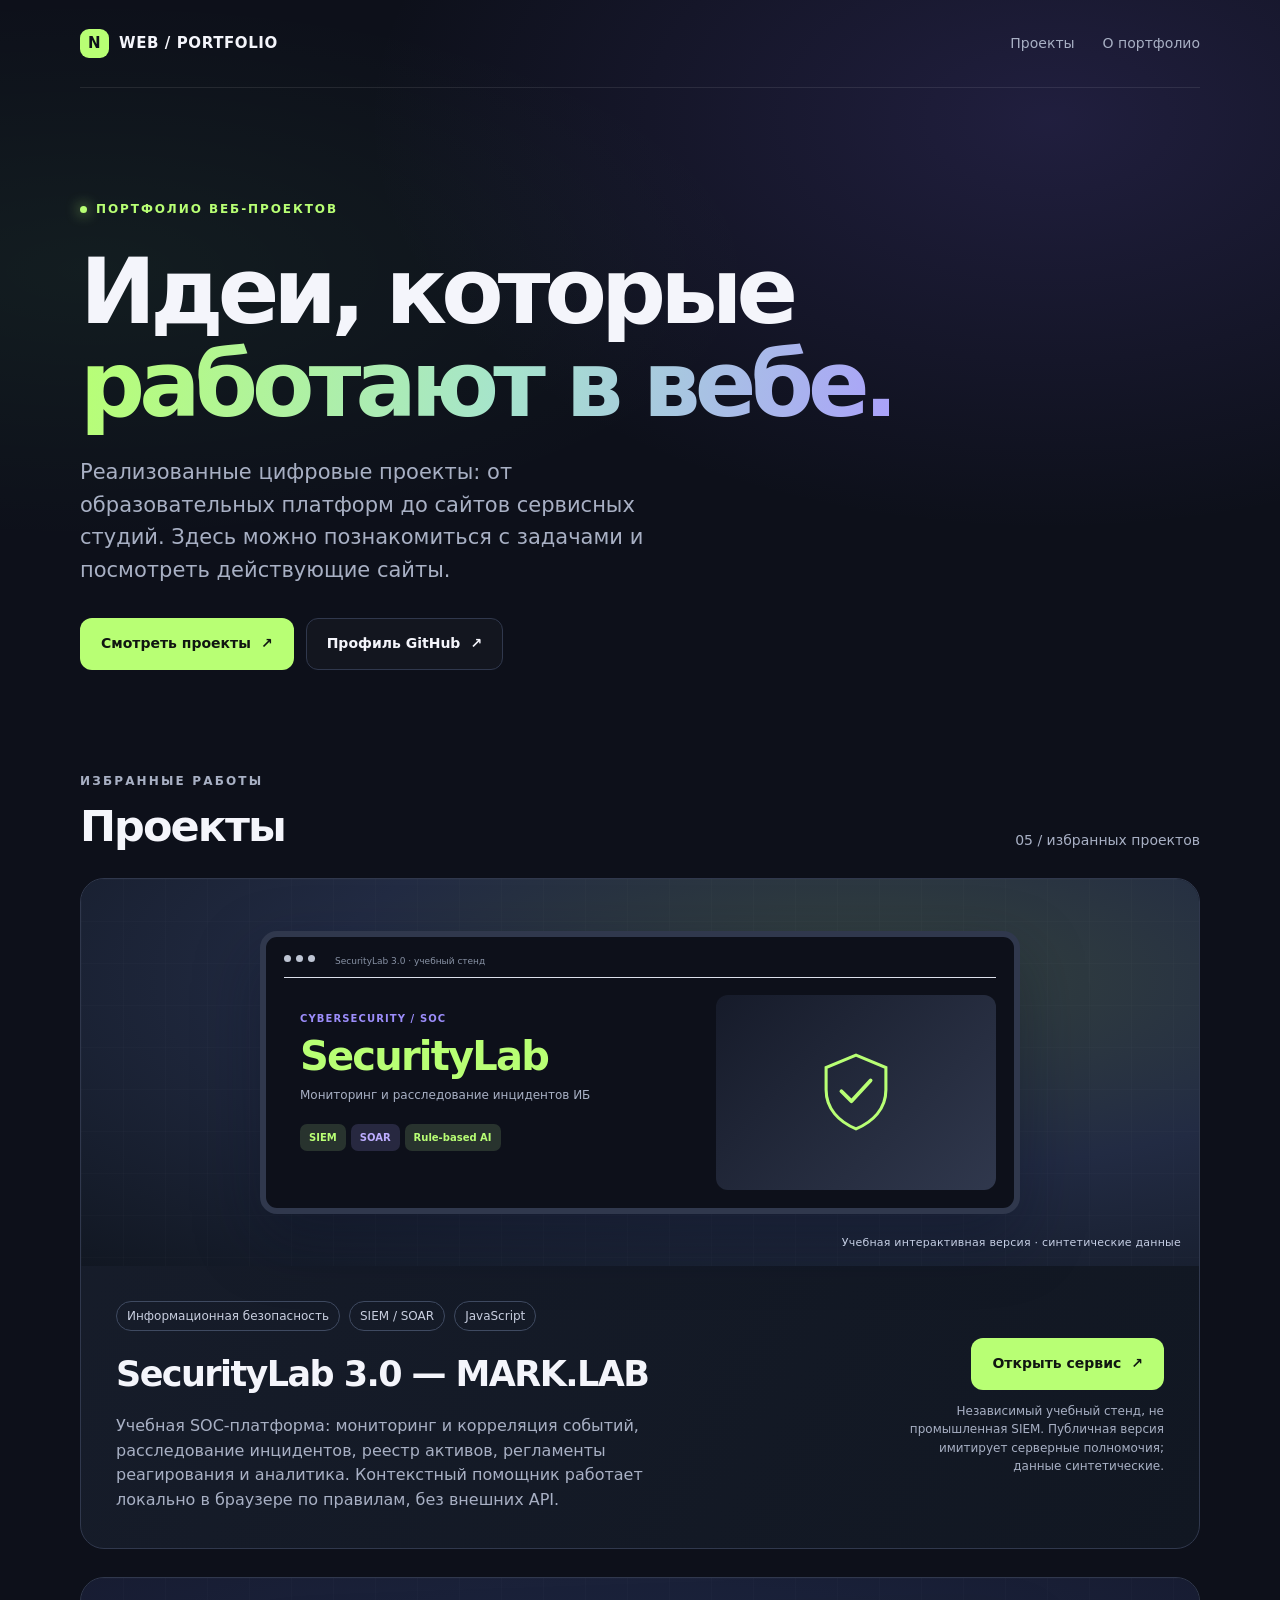
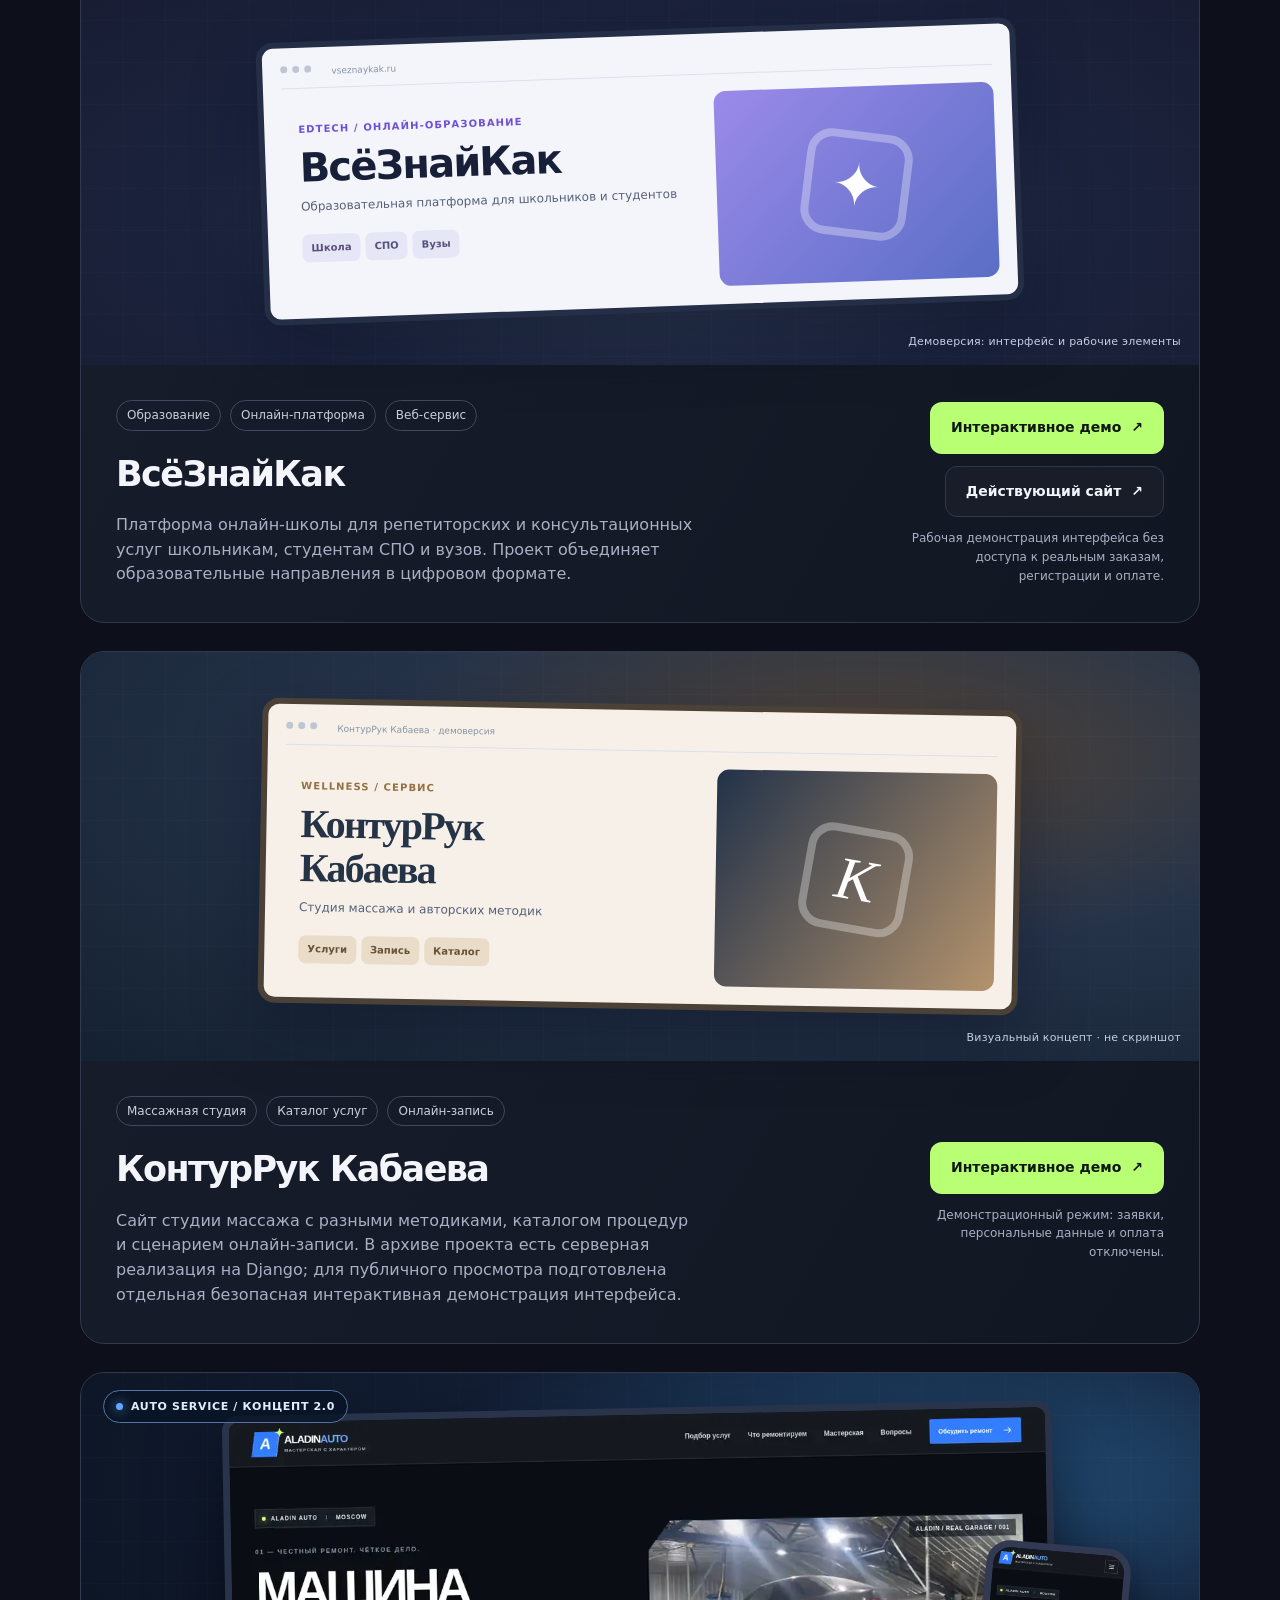
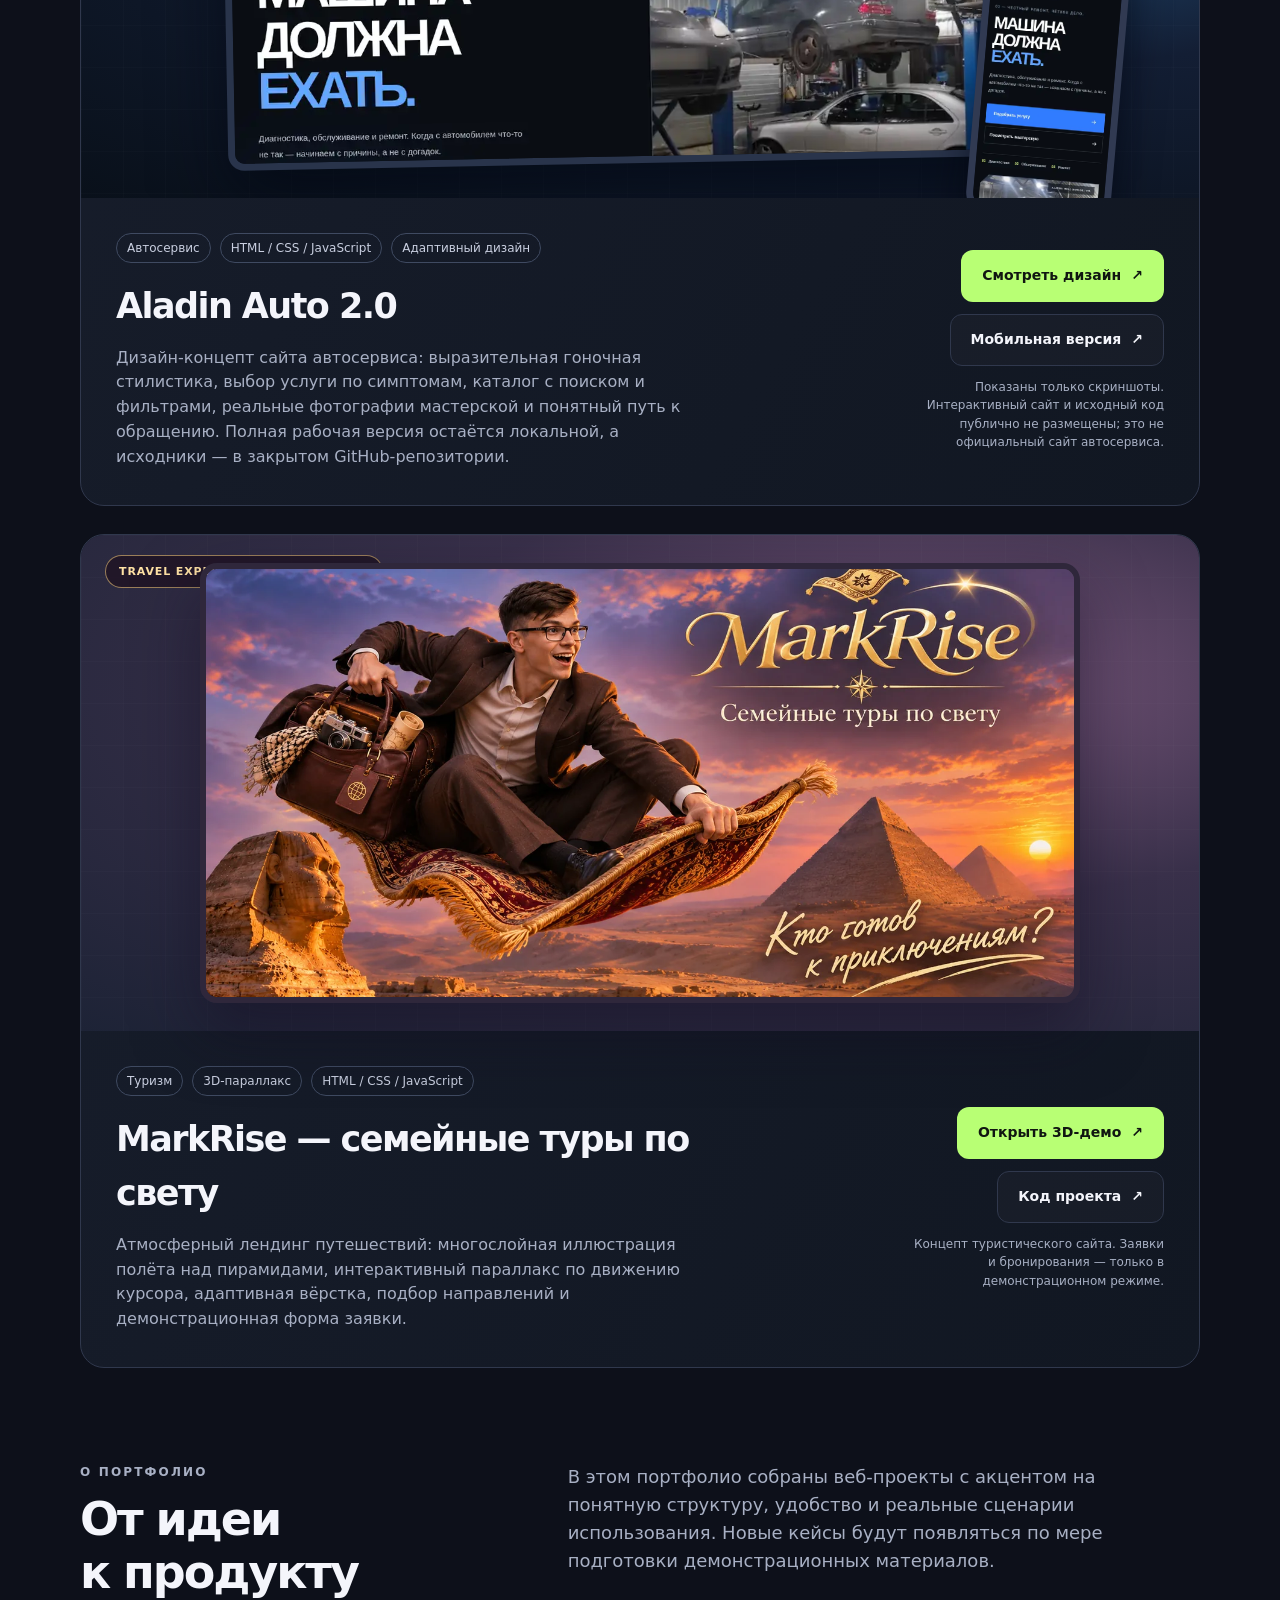
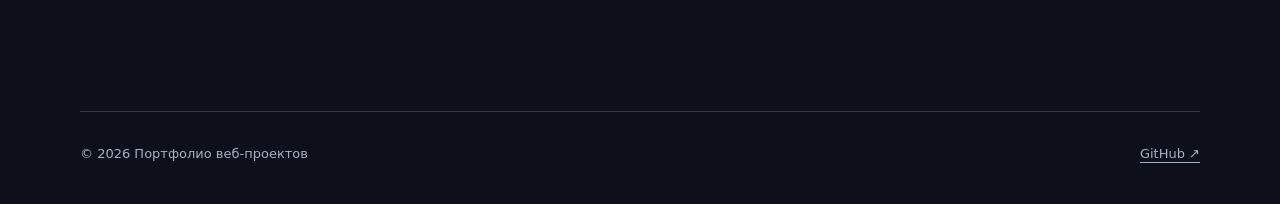
<file: index.html>
<!doctype html>
<html lang="ru">
<head>
  <meta charset="utf-8">
  <meta name="viewport" content="width=device-width,initial-scale=1">
  <meta name="theme-color" content="#0d101a">
  <meta name="description" content="Портфолио веб-проектов: образовательные платформы и цифровые продукты.">
  <meta property="og:type" content="website">
  <meta property="og:title" content="Портфолио веб-проектов">
  <meta property="og:description" content="Кейсы, демонстрации и реализованные веб-проекты.">
  <meta property="og:url" content="https://nikolasmagith.github.io/">
  <title>Портфолио — веб-проекты</title>
  <style>
    :root{color-scheme:dark;--bg:#0d101a;--panel:#161b2a;--line:#30384d;--ink:#f4f5fb;--muted:#a8b0c4;--accent:#b8ff74;--purple:#9c8dfb}
    *{box-sizing:border-box}
    html{scroll-behavior:smooth}
    body{margin:0;background:var(--bg);color:var(--ink);font-family:Inter,ui-sans-serif,system-ui,-apple-system,BlinkMacSystemFont,"Segoe UI",sans-serif;line-height:1.55}
    body:before{content:"";position:absolute;inset:0 0 auto;height:750px;pointer-events:none;background:radial-gradient(ellipse at 82% 16%,rgba(116,93,219,.19),transparent 46%),radial-gradient(ellipse at 7% 36%,rgba(118,255,144,.055),transparent 40%)}
    a{color:inherit;text-decoration:none}
    a:focus-visible{outline:3px solid var(--accent);outline-offset:4px;border-radius:6px}
    .wrap{width:min(1120px,calc(100% - 48px));margin:auto;position:relative}
    .header{display:flex;justify-content:space-between;align-items:center;padding:29px 0;border-bottom:1px solid rgba(255,255,255,.09)}
    .brand{font-size:15px;font-weight:800;letter-spacing:.04em;display:flex;align-items:center;gap:10px}
    .brandmark{width:29px;height:29px;border-radius:9px;display:grid;place-items:center;background:var(--accent);color:#0d101a;font-weight:900}
    nav{display:flex;align-items:center;gap:28px;font-size:14px;color:var(--muted)}
    nav a:hover,.small-link:hover{color:var(--accent)}
    .hero{padding:108px 0 102px;max-width:850px}
    .eyebrow{display:inline-flex;align-items:center;gap:9px;font-size:12px;font-weight:800;text-transform:uppercase;letter-spacing:.16em;color:var(--accent)}
    .eyebrow:before{content:"";width:7px;height:7px;border-radius:50%;background:var(--accent);box-shadow:0 0 14px var(--accent)}
    h1,h2,h3,p{margin-top:0}
    h1{font-size:clamp(46px,7.1vw,92px);letter-spacing:-.065em;line-height:1.03;font-weight:750;margin:24px 0}
    .gradient{background:linear-gradient(100deg,#b8ff74,#a6e4cc 52%,#aaa1fa);-webkit-background-clip:text;background-clip:text;color:transparent}
    .hero p{max-width:610px;font-size:clamp(17px,2.1vw,21px);color:var(--muted);margin:0 0 32px}
    .button{display:inline-flex;justify-content:center;align-items:center;gap:10px;padding:14px 20px;border:1px solid transparent;border-radius:12px;font-weight:750;font-size:14px;transition:transform .15s,background .15s}
    .button:hover{transform:translateY(-2px)}
    .primary{color:#101611;background:var(--accent)}
    .primary:hover{background:#d0ffa6}
    .ghost{border-color:var(--line);background:rgba(255,255,255,.025)}
    .ghost:hover{border-color:#8a96ac}
    .cta{display:flex;gap:12px;flex-wrap:wrap}
    .section-head{display:flex;align-items:end;justify-content:space-between;gap:15px;margin-bottom:26px}
    .section-head h2{font-size:clamp(27px,4vw,43px);line-height:1.15;letter-spacing:-.045em;margin:12px 0 0}
    .overline{font-size:12px;text-transform:uppercase;letter-spacing:.18em;color:var(--muted);font-weight:800}
    .count{color:var(--muted);font-size:14px}
    .project{overflow:hidden;border:1px solid var(--line);border-radius:24px;background:linear-gradient(120deg,#171d2b,#111722)}
    .project-visual{min-height:385px;display:flex;align-items:center;justify-content:center;position:relative;padding:52px 20px;background:radial-gradient(ellipse at 50% 60%,#37465a,#1b233c 56%,#171c32 100%)}
    .project-visual:before{content:"";position:absolute;inset:0;opacity:.18;background-image:linear-gradient(#ffffff16 1px,transparent 1px),linear-gradient(90deg,#ffffff16 1px,transparent 1px);background-size:42px 42px}
    .preview{position:relative;width:min(760px,100%);padding:18px;background:#f4f5fb;border:6px solid #252e47;border-radius:17px;box-shadow:0 25px 65px #080d205e;transform:rotate(-2deg)}
    .browser{height:23px;display:flex;align-items:flex-start;gap:5px;border-bottom:1px solid #dce0eb;margin-bottom:17px}
    .dot{height:7px;width:7px;border-radius:50%;background:#bec5d4}
    .browser-address{margin-left:15px;font-size:9px;color:#8892a5}
    .preview-body{display:grid;grid-template-columns:1.5fr 1fr;gap:12px}
    .preview-copy{padding:16px}
    .preview-kicker{font-size:10px;color:#6e4fd6;text-transform:uppercase;letter-spacing:.11em;font-weight:800}
    .preview-title{font-size:clamp(20px,4.1vw,40px);font-weight:850;letter-spacing:-.045em;color:#182039;line-height:1.1;margin:8px 0}
    .preview-sub{font-size:12px;color:#566179}
    .preview-tags{display:flex;gap:5px;flex-wrap:wrap;margin-top:19px}
    .preview-tags span{background:#e5e7f7;color:#59507c;padding:6px 9px;border-radius:7px;font-weight:700;font-size:10px}
    .preview-graphic{border-radius:12px;min-height:195px;display:grid;place-items:center;background:linear-gradient(135deg,#9b8ae9,#5a6ec6)}
    .cap{width:106px;height:106px;border:8px solid #ffffff50;border-radius:25px;display:grid;place-items:center;color:white;font-size:60px;font-weight:800;transform:rotate(9deg)}
    .visual-note{position:absolute;bottom:15px;right:18px;font-size:11px;color:#c5cee4;letter-spacing:.02em}
    .project-info{display:grid;grid-template-columns:1.35fr 1fr;gap:25px;align-items:center;padding:35px}
    .project-info h3{font-size:clamp(27px,3vw,35px);letter-spacing:-.045em;margin:5px 0 12px}
    .project-info p{color:var(--muted);max-width:580px;margin-bottom:0}
    .project-actions{display:flex;flex-direction:column;align-items:flex-end;gap:12px}
    .project-meta{display:flex;gap:9px;flex-wrap:wrap;margin-bottom:16px}
    .pill{font-size:12px;border:1px solid #3f4a61;border-radius:99px;padding:5px 10px;color:#c9cfe0}
    .muted-note{color:var(--muted);font-size:12px;text-align:right;max-width:260px}
    .about{padding:95px 0 100px;display:grid;grid-template-columns:.7fr 1fr;gap:45px;border-bottom:1px solid var(--line)}
    .about h2{font-size:clamp(31px,4vw,46px);line-height:1.15;letter-spacing:-.045em;margin:12px 0}
    .about p{font-size:18px;color:var(--muted);max-width:620px}
    footer{padding:32px 0 40px;display:flex;justify-content:space-between;gap:15px;flex-wrap:wrap;font-size:13px;color:var(--muted)}
    .small-link{text-decoration:underline;text-underline-offset:4px}
    @media(max-width:730px){.wrap{width:min(100% - 32px,1120px)}.hero{padding:72px 0 77px}nav{gap:15px}.project-visual{min-height:265px;padding:35px 13px}.preview{transform:none;padding:10px}.preview-body{gap:5px}.preview-copy{padding:5px}.preview-sub{font-size:10px}.preview-tags{margin-top:10px}.preview-tags span{padding:4px 6px}.preview-graphic{min-height:155px}.cap{width:70px;height:70px;font-size:40px;border-width:5px}.project-info{padding:24px;display:block}.project-actions{align-items:flex-start;margin-top:22px}.muted-note{text-align:left}.about{grid-template-columns:1fr;padding:70px 0;gap:12px}}

    /* Aladin Auto: screenshot-only portfolio case; private source is not exposed */
    .aladin-visual{min-height:425px;padding:35px 42px;overflow:hidden;background:radial-gradient(ellipse at 78% 25%,#24517b 0%,#131e34 43%,#09101a 100%)}
    .aladin-monitor{width:min(830px,92%);height:355px;overflow:hidden;position:relative;z-index:1;background:#070c16;border:7px solid #29344b;border-radius:16px;box-shadow:0 30px 70px #010611a8;transform:rotate(-1.1deg)}
    .aladin-monitor img{display:block;width:100%;height:auto}
    .aladin-mobile{position:absolute;z-index:2;width:145px;height:277px;bottom:-23px;right:7%;overflow:hidden;border:7px solid #313a52;border-radius:24px;background:#070c16;box-shadow:0 20px 40px #020610a9;transform:rotate(5deg)}
    .aladin-mobile img{display:block;width:100%;height:auto}
    .aladin-note{position:absolute;top:17px;left:22px;z-index:3;display:inline-flex;gap:8px;align-items:center;padding:7px 12px;border:1px solid #5573a6;border-radius:99px;background:#081426cf;color:#dfeeff;font-size:11px;font-weight:800;letter-spacing:.06em}
    .aladin-note:before{content:"";height:7px;width:7px;background:#61a8ff;border-radius:50%;box-shadow:0 0 12px #61a8ff}
    @media(max-width:730px){.aladin-visual{min-height:274px;padding:35px 12px}.aladin-monitor{width:92%;height:205px;border-width:4px;border-radius:10px;transform:none}.aladin-mobile{right:3%;bottom:-8px;width:80px;height:164px;border-width:4px;border-radius:13px}.aladin-note{top:9px;left:12px;font-size:9px;padding:4px 8px}}


    /* MarkRise — интерактивное демо туристического сайта */
    .markrise-visual{min-height:415px;padding:28px;background:radial-gradient(ellipse at 75% 30%,#79577b 0%,#39304a 44%,#1d2336 100%)}
    .markrise-shot{position:relative;display:block;width:min(880px,100%);max-height:440px;aspect-ratio:1440/811;object-fit:cover;object-position:center;border:6px solid #2f273b;border-radius:17px;box-shadow:0 28px 64px #130e2188}
    .markrise-flag{position:absolute;top:20px;left:24px;padding:7px 13px;border:1px solid #e4be77a0;border-radius:999px;background:#201525d9;color:#ffe2a5;font-weight:800;font-size:11px;letter-spacing:.08em}
    @media(max-width:730px){.markrise-visual{padding:30px 12px;min-height:230px}.markrise-shot{border-width:4px;border-radius:11px}.markrise-flag{top:11px;left:13px;font-size:9px;padding:5px 8px}}

    @media(prefers-reduced-motion:reduce){html{scroll-behavior:auto}.button{transition:none}}
  </style>
</head>
<body>
  <div class="wrap">
    <header class="header">
      <a href="#top" class="brand" aria-label="На главную"><span class="brandmark">N</span> WEB / PORTFOLIO</a>
      <nav aria-label="Навигация"><a href="#projects">Проекты</a><a href="#about">О портфолио</a></nav>
    </header>
    <main id="top">
      <section class="hero" aria-labelledby="hero-title">
        <span class="eyebrow">Портфолио веб-проектов</span>
        <h1 id="hero-title">Идеи, которые<br><span class="gradient">работают в вебе.</span></h1>
        <p>Реализованные цифровые проекты: от образовательных платформ до сайтов сервисных студий. Здесь можно познакомиться с задачами и посмотреть действующие сайты.</p>
        <div class="cta"><a class="button primary" href="#projects">Смотреть проекты <span aria-hidden="true">↗</span></a><a class="button ghost" href="https://github.com/NikolasMaGitH" target="_blank" rel="noopener noreferrer">Профиль GitHub <span aria-hidden="true">↗</span></a></div>
      </section>
      <section id="projects" aria-labelledby="projects-title">
        <div class="section-head"><div><div class="overline">Избранные работы</div><h2 id="projects-title">Проекты</h2></div><div class="count">05 / избранных проектов</div></div>
        <article class="project" aria-labelledby="securitylab-title">
          <div class="project-visual" style="background:radial-gradient(ellipse at 70% 26%,#35433e 0%,#222b43 48%,#111722 100%);min-height:360px" aria-label="Концептуальная иллюстрация интерфейса SecurityLab">
            <div class="preview" aria-hidden="true" style="background:#0d101a;border-color:#30384d;transform:none;color:#f4f5fb">
              <div class="browser"><span class="dot"></span><span class="dot"></span><span class="dot"></span><span class="browser-address">SecurityLab 3.0 · учебный стенд</span></div>
              <div class="preview-body"><div class="preview-copy"><div class="preview-kicker" style="color:#9c8dfb">CYBERSECURITY / SOC</div><div class="preview-title" style="color:#b8ff74">SecurityLab</div><div class="preview-sub" style="color:#a8b0c4">Мониторинг и расследование инцидентов ИБ</div><div class="preview-tags"><span style="background:#28332e;color:#b8ff74">SIEM</span><span style="background:#272840;color:#bdadff">SOAR</span><span style="background:#28332e;color:#b8ff74">Rule-based AI</span></div></div><div class="preview-graphic" style="background:linear-gradient(135deg,#161b2a,#30384d)"><svg viewBox="0 0 120 120" width="92" height="92" fill="none"><path d="M60 12 99 28V57C99 82 82 99 60 108 38 99 21 82 21 57V28Z" stroke="#b8ff74" stroke-width="4"/><path d="m41 59 13 13 25-27" stroke="#b8ff74" stroke-width="5" stroke-linecap="round" stroke-linejoin="round"/></svg></div></div>
            </div>
            <span class="visual-note">Учебная интерактивная версия · синтетические данные</span>
          </div>
          <div class="project-info">
            <div><div class="project-meta"><span class="pill">Информационная безопасность</span><span class="pill">SIEM / SOAR</span><span class="pill">JavaScript</span></div><h3 id="securitylab-title">SecurityLab 3.0 — MARK.LAB</h3><p>Учебная SOC-платформа: мониторинг и корреляция событий, расследование инцидентов, реестр активов, регламенты реагирования и аналитика. Контекстный помощник работает локально в браузере по правилам, без внешних API.</p></div>
            <div class="project-actions"><a class="button primary" href="securitylab/">Открыть сервис <span aria-hidden="true">↗</span></a><div class="muted-note">Независимый учебный стенд, не промышленная SIEM. Публичная версия имитирует серверные полномочия; данные синтетические.</div></div>
          </div>
        </article>

        <article class="project" aria-labelledby="project-title" style="margin-top:28px">
          <div class="project-visual" aria-label="Стилизованная иллюстрация образовательного проекта, не скриншот настоящего сайта">
            <div class="preview" aria-hidden="true">
              <div class="browser"><span class="dot"></span><span class="dot"></span><span class="dot"></span><span class="browser-address">vseznaykak.ru</span></div>
              <div class="preview-body"><div class="preview-copy"><div class="preview-kicker">EdTech / онлайн-образование</div><div class="preview-title">ВсёЗнайКак</div><div class="preview-sub">Образовательная платформа для школьников и студентов</div><div class="preview-tags"><span>Школа</span><span>СПО</span><span>Вузы</span></div></div><div class="preview-graphic"><div class="cap">✦</div></div></div>
            </div>
            <span class="visual-note">Демоверсия: интерфейс и рабочие элементы</span>
          </div>
          <div class="project-info">
            <div><div class="project-meta"><span class="pill">Образование</span><span class="pill">Онлайн-платформа</span><span class="pill">Веб-сервис</span></div><h3 id="project-title">ВсёЗнайКак</h3><p>Платформа онлайн-школы для репетиторских и консультационных услуг школьникам, студентам СПО и вузов. Проект объединяет образовательные направления в цифровом формате.</p></div>
            <div class="project-actions"><a class="button primary" href="vseznaykak/">Интерактивное демо <span aria-hidden="true">↗</span></a><a class="button ghost" href="https://vseznaykak.ru/" target="_blank" rel="noopener noreferrer">Действующий сайт <span aria-hidden="true">↗</span></a><div class="muted-note">Рабочая демонстрация интерфейса без доступа к реальным заказам, регистрации и оплате.</div></div>
          </div>
        </article>

        <article class="project" aria-labelledby="contour-title" style="margin-top:28px">
          <div class="project-visual" style="background:radial-gradient(ellipse at 70% 26%,#534537 0%,#253349 45%,#142131 100%);min-height:360px" aria-label="Концептуальная иллюстрация проекта массажной студии; не скриншот действующего сайта">
            <div class="preview" aria-hidden="true" style="background:#f6f0e8;border-color:#4b4137;transform:rotate(1deg)">
              <div class="browser"><span class="dot"></span><span class="dot"></span><span class="dot"></span><span class="browser-address">КонтурРук Кабаева · демоверсия</span></div>
              <div class="preview-body"><div class="preview-copy"><div class="preview-kicker" style="color:#957044">Wellness / сервис</div><div class="preview-title" style="font-family:Georgia,serif;color:#253347">КонтурРук<br>Кабаева</div><div class="preview-sub">Студия массажа и авторских методик</div><div class="preview-tags"><span style="background:#e9ddc9;color:#655238">Услуги</span><span style="background:#e9ddc9;color:#655238">Запись</span><span style="background:#e9ddc9;color:#655238">Каталог</span></div></div><div class="preview-graphic" style="background:linear-gradient(125deg,#223249,#b4936d)"><div class="cap" style="border-color:#ffffff50;font:italic 60px Georgia,serif">K</div></div></div>
            </div>
            <span class="visual-note">Визуальный концепт · не скриншот</span>
          </div>
          <div class="project-info">
            <div><div class="project-meta"><span class="pill">Массажная студия</span><span class="pill">Каталог услуг</span><span class="pill">Онлайн-запись</span></div><h3 id="contour-title">КонтурРук Кабаева</h3><p>Сайт студии массажа с разными методиками, каталогом процедур и сценарием онлайн-записи. В архиве проекта есть серверная реализация на Django; для публичного просмотра подготовлена отдельная безопасная интерактивная демонстрация интерфейса.</p></div>
            <div class="project-actions"><a class="button primary" href="konturruk/">Интерактивное демо <span aria-hidden="true">↗</span></a><div class="muted-note">Демонстрационный режим: заявки, персональные данные и оплата отключены.</div></div>
          </div>
        </article>

        <article class="project" aria-labelledby="aladin-title" style="margin-top:28px">
          <div class="project-visual aladin-visual">
            <div class="aladin-note">AUTO SERVICE / КОНЦЕПТ 2.0</div>
            <div class="aladin-monitor"><img src="media/aladin-auto-desktop.webp" alt="Скриншот десктопной версии Aladin Auto 2.0: тёмный гоночный дизайн и фото мастерской" width="1181" loading="lazy" decoding="async"></div>
            <div class="aladin-mobile"><img src="media/aladin-auto-mobile.webp" alt="Скриншот мобильной версии Aladin Auto 2.0" loading="lazy" decoding="async"></div>
          </div>
          <div class="project-info">
            <div>
              <div class="project-meta"><span class="pill">Автосервис</span><span class="pill">HTML / CSS / JavaScript</span><span class="pill">Адаптивный дизайн</span></div>
              <h3 id="aladin-title">Aladin Auto 2.0</h3>
              <p>Дизайн-концепт сайта автосервиса: выразительная гоночная стилистика, выбор услуги по симптомам, каталог с поиском и фильтрами, реальные фотографии мастерской и понятный путь к обращению. Полная рабочая версия остаётся локальной, а исходники — в закрытом GitHub-репозитории.</p>
            </div>
            <div class="project-actions">
              <a class="button primary" href="media/aladin-auto-desktop.webp" target="_blank" rel="noopener noreferrer">Смотреть дизайн <span aria-hidden="true">↗</span></a>
              <a class="button ghost" href="media/aladin-auto-mobile.webp" target="_blank" rel="noopener noreferrer">Мобильная версия <span aria-hidden="true">↗</span></a>
              <div class="muted-note">Показаны только скриншоты. Интерактивный сайт и исходный код публично не размещены; это не официальный сайт автосервиса.</div>
            </div>
          </div>
        </article>
        <article class="project" aria-labelledby="markrise-title" style="margin-top:28px">
          <div class="project-visual markrise-visual">
            <span class="markrise-flag">TRAVEL EXPERIENCE / 3D PARALLAX</span>
            <img class="markrise-shot" src="markrise/preview.webp" width="1440" height="811" loading="lazy" decoding="async" alt="MarkRise — путешественник на ковре-самолёте над пирамидами Гизы">
          </div>
          <div class="project-info">
            <div>
              <div class="project-meta"><span class="pill">Туризм</span><span class="pill">3D-параллакс</span><span class="pill">HTML / CSS / JavaScript</span></div>
              <h3 id="markrise-title">MarkRise — семейные туры по свету</h3>
              <p>Атмосферный лендинг путешествий: многослойная иллюстрация полёта над пирамидами, интерактивный параллакс по движению курсора, адаптивная вёрстка, подбор направлений и демонстрационная форма заявки.</p>
            </div>
            <div class="project-actions">
              <a class="button primary" href="markrise/">Открыть 3D-демо <span aria-hidden="true">↗</span></a>
              <a class="button ghost" href="https://github.com/NikolasMaGitH/NikolasMaGitH.github.io/tree/main/markrise" target="_blank" rel="noopener noreferrer">Код проекта <span aria-hidden="true">↗</span></a>
              <div class="muted-note">Концепт туристического сайта. Заявки и бронирования — только в демонстрационном режиме.</div>
            </div>
          </div>
        </article>
      </section>
      <section id="about" class="about" aria-labelledby="about-title">
        <div><div class="overline">О портфолио</div><h2 id="about-title">От идеи<br>к продукту</h2></div>
        <p>В этом портфолио собраны веб-проекты с акцентом на понятную структуру, удобство и реальные сценарии использования. Новые кейсы будут появляться по мере подготовки демонстрационных материалов.</p>
      </section>
    </main>
    <footer><span>© <span id="year">2026</span> Портфолио веб-проектов</span><a class="small-link" href="https://github.com/NikolasMaGitH" target="_blank" rel="noopener noreferrer">GitHub ↗</a></footer>
  </div>
  <script>document.getElementById("year").textContent=new Date().getFullYear();</script>
</body>
</html>
</file>
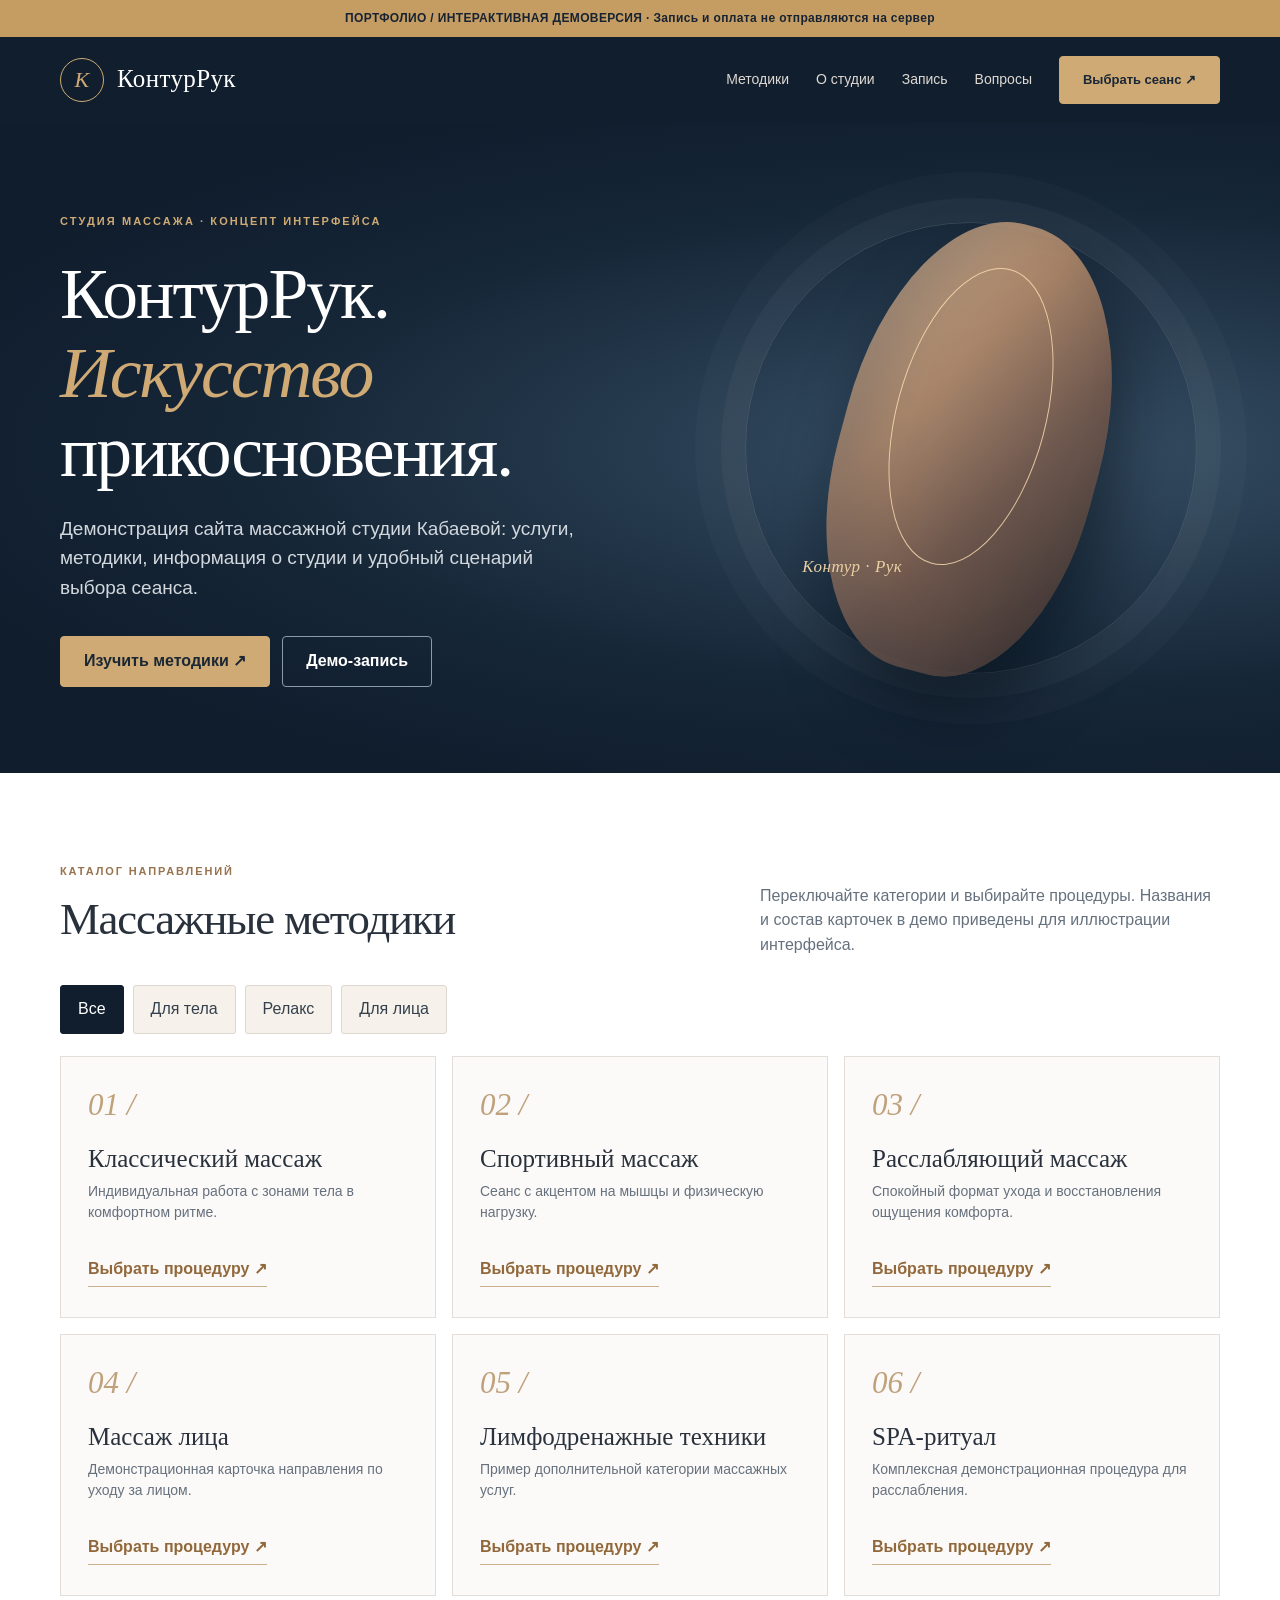
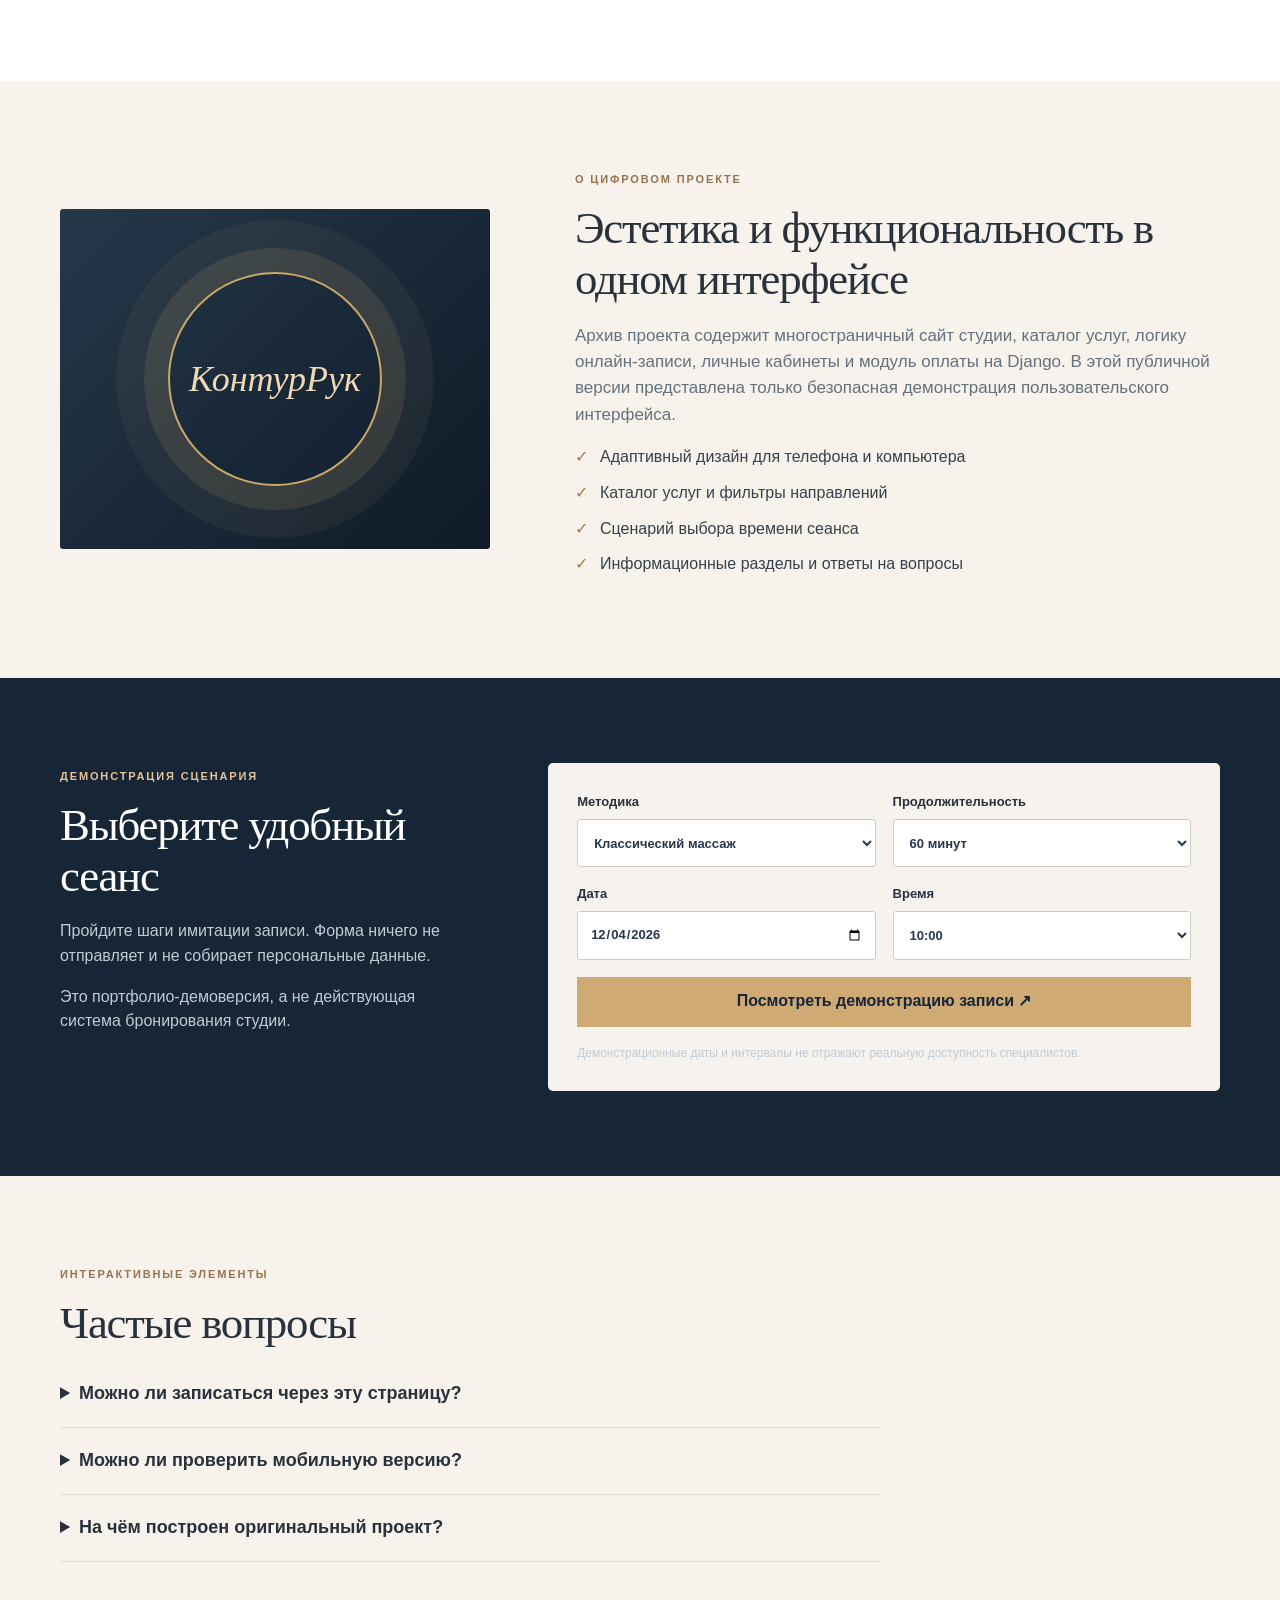
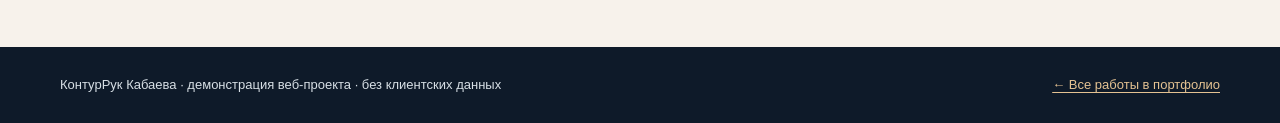
<file: konturruk/index.html>
<!doctype html>
<html lang="ru">
<head>
<meta charset="UTF-8">
<meta name="viewport" content="width=device-width,initial-scale=1">
<meta name="theme-color" content="#0e1a29">
<meta name="description" content="КонтурРук Кабаева — демонстрация интерфейса сайта студии массажа для портфолио веб-разработчика.">
<title>КонтурРук Кабаева — демонстрация сайта студии массажа</title>
<style>
:root{--navy:#111e2d;--navy2:#203247;--gold:#cfaa75;--cream:#f7f2eb;--ink:#28313c;--muted:#66717e;--line:#e3ded7}
*{box-sizing:border-box}html{scroll-behavior:smooth}body{margin:0;color:var(--ink);background:var(--cream);font:16px/1.55 ui-sans-serif,-apple-system,BlinkMacSystemFont,"Segoe UI",Arial,sans-serif}
a{color:inherit;text-decoration:none}a:focus-visible,button:focus-visible,input:focus-visible,select:focus-visible{outline:3px solid #be8d4c;outline-offset:3px}button,input,select{font:inherit}button{cursor:pointer}
.skip{position:absolute;top:-80px;left:15px;background:white;padding:10px;z-index:99}.skip:focus{top:10px}
.demo{background:#c59d63;color:#172332;text-align:center;padding:9px 20px;font-size:12px;font-weight:750;letter-spacing:.03em}
.container{width:min(1160px,calc(100% - 42px));margin:auto}
.header{background:var(--navy);color:white}.navbar{min-height:86px;display:flex;align-items:center;justify-content:space-between;gap:25px}
.wordmark{font-family:Georgia,serif;font-size:25px;letter-spacing:.015em;display:flex;align-items:center;gap:13px}
.mark{border:1px solid var(--gold);border-radius:50%;width:44px;height:44px;display:grid;place-items:center;color:var(--gold);font-size:22px;font-style:italic}
nav{display:flex;align-items:center;gap:27px;font-size:14px;color:#dfd9d3}
nav a:hover{color:var(--gold)}
.nav-cta,.btn{border:1px solid var(--gold);border-radius:4px;padding:12px 23px;font-weight:750;display:inline-flex;align-items:center;justify-content:center;gap:12px;transition:transform .15s,background .15s;min-height:48px}
.nav-cta{font-size:13px;background:var(--gold);color:#1a2736}.btn:hover,.nav-cta:hover{transform:translateY(-2px)}
.menu{display:none}
.hero{background:radial-gradient(ellipse at 80% 50%,#385066 0%,#162738 52%,#101d2d 80%);color:#fff;overflow:hidden}
.hero-grid{display:grid;grid-template-columns:1.1fr .9fr;min-height:650px;align-items:center;gap:55px}
.eyebrow{color:var(--gold);text-transform:uppercase;letter-spacing:.19em;font-size:11px;font-weight:850}
h1{font:normal clamp(43px,5.6vw,77px)/1.1 Georgia,"Times New Roman",serif;letter-spacing:-.028em;margin:22px 0}
h1 em{color:var(--gold);font-weight:400}
.hero p{color:#d2d8dd;font-size:19px;max-width:540px}
.btn-gold{background:var(--gold);color:#1b2834}
.btn-outline{color:white;border-color:#8b9aaa}
.buttons{display:flex;gap:12px;flex-wrap:wrap;margin-top:34px}
.art{height:520px;display:grid;place-items:center;position:relative}
.art:before{content:"";position:absolute;width:min(450px,100%);height:450px;border:1px solid #76828b55;border-radius:50%;box-shadow:0 0 0 24px #ffffff08,0 0 0 50px #ffffff05}
.art:after{content:"";position:absolute;width:260px;height:460px;border-radius:48% 48% 44% 44%;transform:rotate(15deg);background:linear-gradient(120deg,#e2bf99 0%,#bd916e 35%,#795b4c 62%,#392e2c 100%);opacity:.86;box-shadow:inset 32px -15px 50px #2f354240,20px 35px 60px #0209108a}
.art .line{position:absolute;z-index:2;width:150px;height:305px;border:1px solid #ffe2b5cc;border-radius:50%;transform:rotate(15deg);top:76px}
.art .ring{position:absolute;z-index:2;top:71%;left:16%;font:italic 17px Georgia,serif;color:#e9cfa3;letter-spacing:.03em}
section{padding:85px 0}
.sectionhead{display:flex;align-items:end;justify-content:space-between;gap:25px;margin-bottom:27px}
.sectionhead h2,h2{font:normal clamp(31px,3.5vw,47px)/1.15 Georgia,serif;letter-spacing:-.027em;margin:12px 0}
.sectionhead p{max-width:460px;color:var(--muted);margin:0}
.kicker{font-size:11px;letter-spacing:.17em;text-transform:uppercase;color:#97734f;font-weight:800}
.services{background:#fff}
.filters{display:flex;gap:9px;flex-wrap:wrap;margin-bottom:22px}
.filter{background:#f6f2eb;color:#34404b;border:1px solid #ddd7cf;padding:11px 17px;border-radius:3px}
.filter[aria-pressed="true"]{background:var(--navy);border-color:var(--navy);color:#fff}
.cards{display:grid;grid-template-columns:repeat(3,1fr);gap:16px}
.card{min-height:262px;border:1px solid var(--line);padding:30px 27px;background:#fcfaf8;display:flex;flex-direction:column;align-items:flex-start}
.card[hidden]{display:none}
.no{font:italic 31px Georgia,serif;color:#bfa17c}
.card h3{font:normal 25px Georgia,serif;margin:22px 0 8px}
.card p{font-size:14px;color:var(--muted);margin:0 0 22px}
.card button{background:none;color:#91683b;border:0;border-bottom:1px solid #cbb28d;padding:0 0 4px;margin-top:auto;font-weight:800}
.featuregrid{display:grid;grid-template-columns:.8fr 1.2fr;gap:85px;align-items:center}
.featureart{min-height:340px;background:linear-gradient(135deg,#25384a,#0e1a27);border-radius:3px;display:flex;align-items:center;justify-content:center;position:relative;overflow:hidden}
.featureart:before{content:"";width:210px;height:210px;border:2px solid #cba86a;border-radius:50%;box-shadow:0 0 0 24px #cba86a22,0 0 0 52px #cba86a10}
.featureart span{position:absolute;font:italic 36px Georgia,serif;color:#efd8b5}
.featuretext p{color:var(--muted);font-size:17px}
.featuretext ul{list-style:none;padding:0;display:grid;gap:11px;color:#37424d}
.featuretext li:before{content:"✓";color:#a17e50;margin-right:12px}
.booking{background:#162637;color:#fff}
.booking .kicker{color:#e6c398}.booking h2{color:white}.booking p{color:#c1cbd3;max-width:600px}
.bookgrid{display:grid;grid-template-columns:.75fr 1.25fr;gap:85px;align-items:start}
.demoform{background:#f6f3ee;color:var(--ink);padding:29px;border-radius:5px;display:grid;grid-template-columns:1fr 1fr;gap:17px}
.demoform label{display:grid;gap:7px;font-size:13px;font-weight:750}
.demoform select,.demoform input{padding:12px;width:100%;background:#fff;border:1px solid #cfcbc4;border-radius:3px;color:#27394a;min-height:48px}
.demoform button{grid-column:1/-1;border:none;min-height:50px;background:var(--gold);color:#172638;font-weight:800}
.notice{font-size:12px;color:#68727b;grid-column:1/-1;margin:0}
.faq{max-width:820px}
.faq details{border-bottom:1px solid var(--line);padding:19px 0}
.faq summary{font-size:18px;cursor:pointer;font-weight:680}
.faq p{color:var(--muted)}
footer{background:#0e1a29;color:#d7dfe5;padding:28px 0}
footer .container{display:flex;justify-content:space-between;gap:16px;flex-wrap:wrap;font-size:13px}
footer a{color:#e4c292;text-decoration:underline;text-underline-offset:3px}
dialog{border:1px solid #e5d6c2;border-radius:8px;padding:30px;background:#faf7f1;max-width:480px;width:calc(100% - 25px);box-shadow:0 30px 100px #0008}
dialog::backdrop{background:#050d16a9}dialog h2{font:normal 30px Georgia,serif}dialog p{color:#62676d}dialog button{border:0;background:var(--navy);color:white;padding:13px 23px;border-radius:3px}
@media(max-width:940px){nav{display:none}.menu{display:block}.menu summary{cursor:pointer;padding:10px 13px;border:1px solid #53616c;border-radius:3px;list-style:none}.menu summary::-webkit-details-marker{display:none}.menu-links{z-index:5;position:absolute;right:18px;top:128px;background:#243747;color:#fff;display:grid;padding:16px;gap:13px;box-shadow:0 12px 28px #0005}.hero-grid{gap:0;min-height:590px}.art{height:470px}.cards{grid-template-columns:repeat(2,1fr)}}
@media(max-width:690px){.container{width:calc(100% - 32px)}.navbar{min-height:72px}.wordmark{font-size:21px}.mark{height:38px;width:38px}.hero-grid{grid-template-columns:1fr;gap:0}.hero-grid .copy{padding-top:65px}h1{font-size:48px}.hero p{font-size:17px}.art{height:300px}.art:after{height:245px;width:155px}.art:before{height:275px;width:275px}.art .line{top:12px;height:205px}.art .ring{top:80%}section{padding:62px 0}.sectionhead{display:block}.cards{grid-template-columns:1fr}.featuregrid,.bookgrid{grid-template-columns:1fr;gap:25px}.featureart{min-height:240px}.demoform{padding:22px}.demoform label{grid-column:1/-1}.buttons{margin-top:24px}}
@media(prefers-reduced-motion:reduce){html{scroll-behavior:auto}.btn,.nav-cta{transition:none}}
</style>
</head>
<body>
<a class="skip" href="#main">К содержанию</a>
<div class="demo">ПОРТФОЛИО / ИНТЕРАКТИВНАЯ ДЕМОВЕРСИЯ · Запись и оплата не отправляются на сервер</div>
<header class="header"><div class="container navbar"><a class="wordmark" href="#top"><span class="mark">K</span> КонтурРук</a><nav aria-label="Основная навигация"><a href="#services">Методики</a><a href="#about">О студии</a><a href="#booking">Запись</a><a href="#faq">Вопросы</a><a class="nav-cta" href="#booking">Выбрать сеанс ↗</a></nav><details class="menu"><summary>☰ Меню</summary><div class="menu-links"><a href="#services">Методики</a><a href="#about">О студии</a><a href="#booking">Запись</a><a href="#faq">Вопросы</a><a href="../">В портфолио ↗</a></div></details></div></header>
<main id="main">
<div id="top" class="hero"><div class="container hero-grid"><div class="copy"><span class="eyebrow">Студия массажа · концепт интерфейса</span><h1>КонтурРук.<br><em>Искусство</em> прикосновения.</h1><p>Демонстрация сайта массажной студии Кабаевой: услуги, методики, информация о студии и удобный сценарий выбора сеанса.</p><div class="buttons"><a class="btn btn-gold" href="#services">Изучить методики ↗</a><a class="btn btn-outline" href="#booking">Демо-запись</a></div></div><div class="art" aria-hidden="true"><div class="line"></div><div class="ring">Контур · Рук</div></div></div></div>
<section class="services" id="services"><div class="container"><div class="sectionhead"><div><span class="kicker">Каталог направлений</span><h2>Массажные методики</h2></div><p>Переключайте категории и выбирайте процедуры. Названия и состав карточек в демо приведены для иллюстрации интерфейса.</p></div>
<div class="filters" role="group" aria-label="Фильтры услуг"><button type="button" class="filter" data-filter="all" aria-pressed="true">Все</button><button type="button" class="filter" data-filter="body" aria-pressed="false">Для тела</button><button type="button" class="filter" data-filter="relax" aria-pressed="false">Релакс</button><button type="button" class="filter" data-filter="face" aria-pressed="false">Для лица</button></div>
<div class="cards" id="cards">
<article class="card" data-kind="body"><span class="no">01 /</span><h3>Классический массаж</h3><p>Индивидуальная работа с зонами тела в комфортном ритме.</p><button type="button" data-service="Классический массаж">Выбрать процедуру ↗</button></article>
<article class="card" data-kind="body"><span class="no">02 /</span><h3>Спортивный массаж</h3><p>Сеанс с акцентом на мышцы и физическую нагрузку.</p><button type="button" data-service="Спортивный массаж">Выбрать процедуру ↗</button></article>
<article class="card" data-kind="relax"><span class="no">03 /</span><h3>Расслабляющий массаж</h3><p>Спокойный формат ухода и восстановления ощущения комфорта.</p><button type="button" data-service="Расслабляющий массаж">Выбрать процедуру ↗</button></article>
<article class="card" data-kind="face"><span class="no">04 /</span><h3>Массаж лица</h3><p>Демонстрационная карточка направления по уходу за лицом.</p><button type="button" data-service="Массаж лица">Выбрать процедуру ↗</button></article>
<article class="card" data-kind="body"><span class="no">05 /</span><h3>Лимфодренажные техники</h3><p>Пример дополнительной категории массажных услуг.</p><button type="button" data-service="Лимфодренажные техники">Выбрать процедуру ↗</button></article>
<article class="card" data-kind="relax"><span class="no">06 /</span><h3>SPA-ритуал</h3><p>Комплексная демонстрационная процедура для расслабления.</p><button type="button" data-service="SPA-ритуал">Выбрать процедуру ↗</button></article>
</div></div></section>
<section id="about"><div class="container featuregrid"><div class="featureart"><span>КонтурРук</span></div><div class="featuretext"><span class="kicker">О цифровом проекте</span><h2>Эстетика и функциональность в одном интерфейсе</h2><p>Архив проекта содержит многостраничный сайт студии, каталог услуг, логику онлайн-записи, личные кабинеты и модуль оплаты на Django. В этой публичной версии представлена только безопасная демонстрация пользовательского интерфейса.</p><ul><li>Адаптивный дизайн для телефона и компьютера</li><li>Каталог услуг и фильтры направлений</li><li>Сценарий выбора времени сеанса</li><li>Информационные разделы и ответы на вопросы</li></ul></div></div></section>
<section id="booking" class="booking"><div class="container bookgrid"><div><span class="kicker">Демонстрация сценария</span><h2>Выберите удобный сеанс</h2><p>Пройдите шаги имитации записи. Форма ничего не отправляет и не собирает персональные данные.</p><p>Это портфолио-демоверсия, а не действующая система бронирования студии.</p></div><form class="demoform" id="booking-form"><label>Методика<select id="procedure" name="procedure"><option>Классический массаж</option><option>Спортивный массаж</option><option>Расслабляющий массаж</option><option>Массаж лица</option><option>Лимфодренажные техники</option><option>SPA-ритуал</option></select></label><label>Продолжительность<select id="duration" name="duration"><option value="30">30 минут</option><option value="60" selected>60 минут</option><option value="90">90 минут</option></select></label><label>Дата<input id="date" type="date" required></label><label>Время<select id="time"><option>10:00</option><option>12:00</option><option>15:00</option><option>18:00</option></select></label><button type="submit">Посмотреть демонстрацию записи ↗</button><p class="notice">Демонстрационные даты и интервалы не отражают реальную доступность специалистов.</p></form></div></section>
<section id="faq"><div class="container"><span class="kicker">Интерактивные элементы</span><h2>Частые вопросы</h2><div class="faq">
<details><summary>Можно ли записаться через эту страницу?</summary><p>Нет. Это публичная версия интерфейса для портфолио. Запись, платежи и персональные данные отключены.</p></details>
<details><summary>Можно ли проверить мобильную версию?</summary><p>Да. Откройте страницу на телефоне или измените размер окна браузера.</p></details>
<details><summary>На чём построен оригинальный проект?</summary><p>В архиве представлены Django, шаблоны HTML, CSS, JavaScript, конфигурация серверного приложения, модули каталога, онлайн-записи и платежей. В GitHub Pages загружена отдельная статическая демонстрация.</p></details>
</div></div></section>
</main>
<footer><div class="container"><span>КонтурРук Кабаева · демонстрация веб-проекта · без клиентских данных</span><a href="../">← Все работы в портфолио</a></div></footer>
<dialog id="result" aria-labelledby="dialog-title"><h2 id="dialog-title">Демонстрация записи</h2><p id="details"></p><p>Это пример сценария интерфейса. Заявка не создана и не отправлена.</p><form method="dialog"><button>Понятно, закрыть</button></form></dialog>
<script>
(function(){
var filters=document.querySelectorAll('[data-filter]'),cards=document.querySelectorAll('[data-kind]'),form=document.getElementById('booking-form'),date=document.getElementById('date'),dlg=document.getElementById('result');
var now=new Date(),local=new Date(now.getTime()-now.getTimezoneOffset()*60000).toISOString().slice(0,10);date.min=local;date.value=local;
filters.forEach(function(b){b.addEventListener('click',function(){var filter=b.dataset.filter;filters.forEach(function(f){f.setAttribute('aria-pressed',String(f===b))});cards.forEach(function(c){c.hidden=filter!=='all'&&c.dataset.kind!==filter})})});
document.querySelectorAll('[data-service]').forEach(function(b){b.addEventListener('click',function(){document.getElementById('procedure').value=b.dataset.service;document.getElementById('booking').scrollIntoView({behavior:'smooth'})})});
form.addEventListener('submit',function(e){e.preventDefault();var procedure=document.getElementById('procedure').value,duration=document.getElementById('duration').value,time=document.getElementById('time').value;document.getElementById('details').textContent='Вы выбрали: '+procedure+' · '+duration+' минут · '+date.value+' в '+time+'.';if(dlg.showModal)dlg.showModal();else alert('Демонстрация: заявка не создана.');});
dlg.addEventListener('click',function(e){if(e.target===dlg)dlg.close()});
document.querySelectorAll('.menu-links a').forEach(function(a){a.addEventListener('click',function(){document.querySelector('.menu').open=false})});
})();
</script>
</body>
</html>
</file>
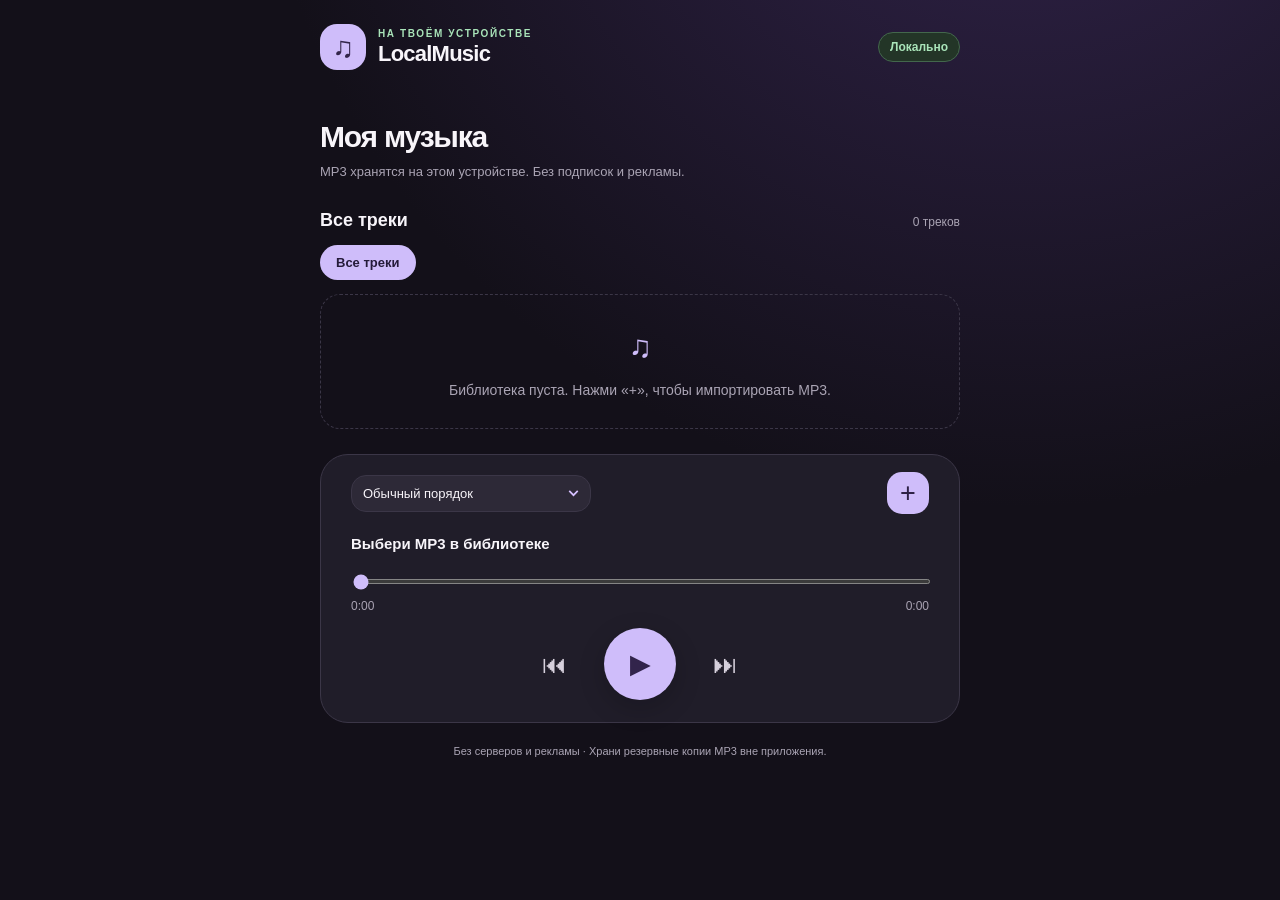
<file: localmusic/index.html>
<!doctype html>
<html lang="ru">
<head>
  <meta charset="utf-8">
  <meta name="viewport" content="width=device-width,initial-scale=1,viewport-fit=cover">
  <meta name="theme-color" content="#15131d">
  <meta name="apple-mobile-web-app-capable" content="yes">
  <meta name="apple-mobile-web-app-status-bar-style" content="black-translucent">
  <meta name="apple-mobile-web-app-title" content="LocalMusic">
  <meta name="description" content="Локальный MP3-плеер без рекламы и аккаунтов">
  <meta http-equiv="Content-Security-Policy" content="default-src 'self'; script-src 'self'; style-src 'self'; img-src 'self' data:; media-src 'self' blob:; connect-src 'none'; object-src 'none'; base-uri 'self'; form-action 'none'">
  <link rel="manifest" href="./manifest.webmanifest">
  <link rel="apple-touch-icon" href="./icons/icon-192.png">
  <link rel="icon" href="./icons/icon-192.png">
  <link rel="stylesheet" href="./styles.css">
  <title>LocalMusic — офлайн MP3</title>
  <script defer src="./app.js"></script>
</head>
<body>
  <main class="app-shell">
    <header class="topbar">
      <div class="brand"><span class="brand-icon" aria-hidden="true">♫</span><div><div class="eyebrow">НА ТВОЁМ УСТРОЙСТВЕ</div><h1>LocalMusic</h1></div></div>
      <span class="offline-pill" title="Сервис не использует удалённые музыкальные API">Локально</span>
    </header>

    <section class="page-intro"><h2>Моя музыка</h2><p>MP3 хранятся на этом устройстве. Без подписок и рекламы.</p></section>

    <section class="library-section" aria-label="Библиотека">
      <div class="library-heading"><h3 id="list-title">Все треки</h3><span id="song-count">0 треков</span></div>
      <div class="filterbar" id="playlists-bar"><button class="chip selected" data-playlist="all" type="button">Все треки</button></div>
      <div id="library-list" class="library-list" aria-live="polite"></div>
    </section>

    <section class="player" aria-label="Музыкальный плеер">
      <div class="player-head">
        <label class="select-wrap"><span class="sr-only">Режим проигрывания</span><select id="mode-select">
          <option value="normal">Обычный порядок</option>
          <option value="one">Повтор трека</option>
          <option value="all">Повтор списка</option>
          <option value="shuffle">Случайный порядок</option>
          <option value="reverse">Обратный порядок</option>
        </select></label>
        <button id="add-btn" class="icon-button add-button" type="button" title="Добавить" aria-label="Добавить музыку или плейлист">+</button>
      </div>
      <div class="playing-title" id="now-title">Выбери MP3 в библиотеке</div>
      <input id="progress" type="range" min="0" max="1000" value="0" aria-label="Позиция трека">
      <div class="timestamps"><span id="time-now">0:00</span><span id="time-total">0:00</span></div>
      <div class="transport">
        <button id="prev-btn" class="control-button" type="button" aria-label="Предыдущий трек" title="Предыдущий трек">⏮</button>
        <button id="play-btn" class="control-button play-button" type="button" aria-label="Воспроизвести" title="Воспроизвести">▶</button>
        <button id="next-btn" class="control-button" type="button" aria-label="Следующий трек" title="Следующий трек">⏭</button>
      </div>
      <audio id="audio" preload="metadata"></audio>
    </section>
    <p class="bottom-note">Без серверов и рекламы · Храни резервные копии MP3 вне приложения.</p>
  </main>

  <input id="file-input" type="file" multiple accept=".mp3,audio/mpeg" hidden>
  <dialog id="actions-dialog" class="modal"><div class="modal-card"><div class="modal-head"><h3>Добавить</h3><button class="dismiss" data-close="actions-dialog" aria-label="Закрыть" type="button">×</button></div><button id="import-option" class="modal-action" type="button">＋ Импортировать MP3</button><button id="new-playlist-option" class="modal-action" type="button">▤ Создать плейлист</button></div></dialog>
  <dialog id="playlist-dialog" class="modal"><form id="playlist-form" class="modal-card"><div class="modal-head"><h3>Новый плейлист</h3><button class="dismiss" data-close="playlist-dialog" type="button" aria-label="Закрыть">×</button></div><label for="playlist-name">Название плейлиста</label><input id="playlist-name" type="text" required maxlength="60" placeholder="Например, Любимые песни"><div class="modal-buttons"><button class="secondary" type="button" data-close="playlist-dialog">Отмена</button><button class="primary" type="submit">Создать</button></div></form></dialog>
  <dialog id="track-dialog" class="modal"><div class="modal-card"><div class="modal-head"><h3 id="track-actions-title">Песня</h3><button class="dismiss" data-close="track-dialog" aria-label="Закрыть" type="button">×</button></div><div id="track-options"></div></div></dialog>
  <div role="status" id="toast" class="toast" aria-live="polite"></div>
</body>
</html>
</file>
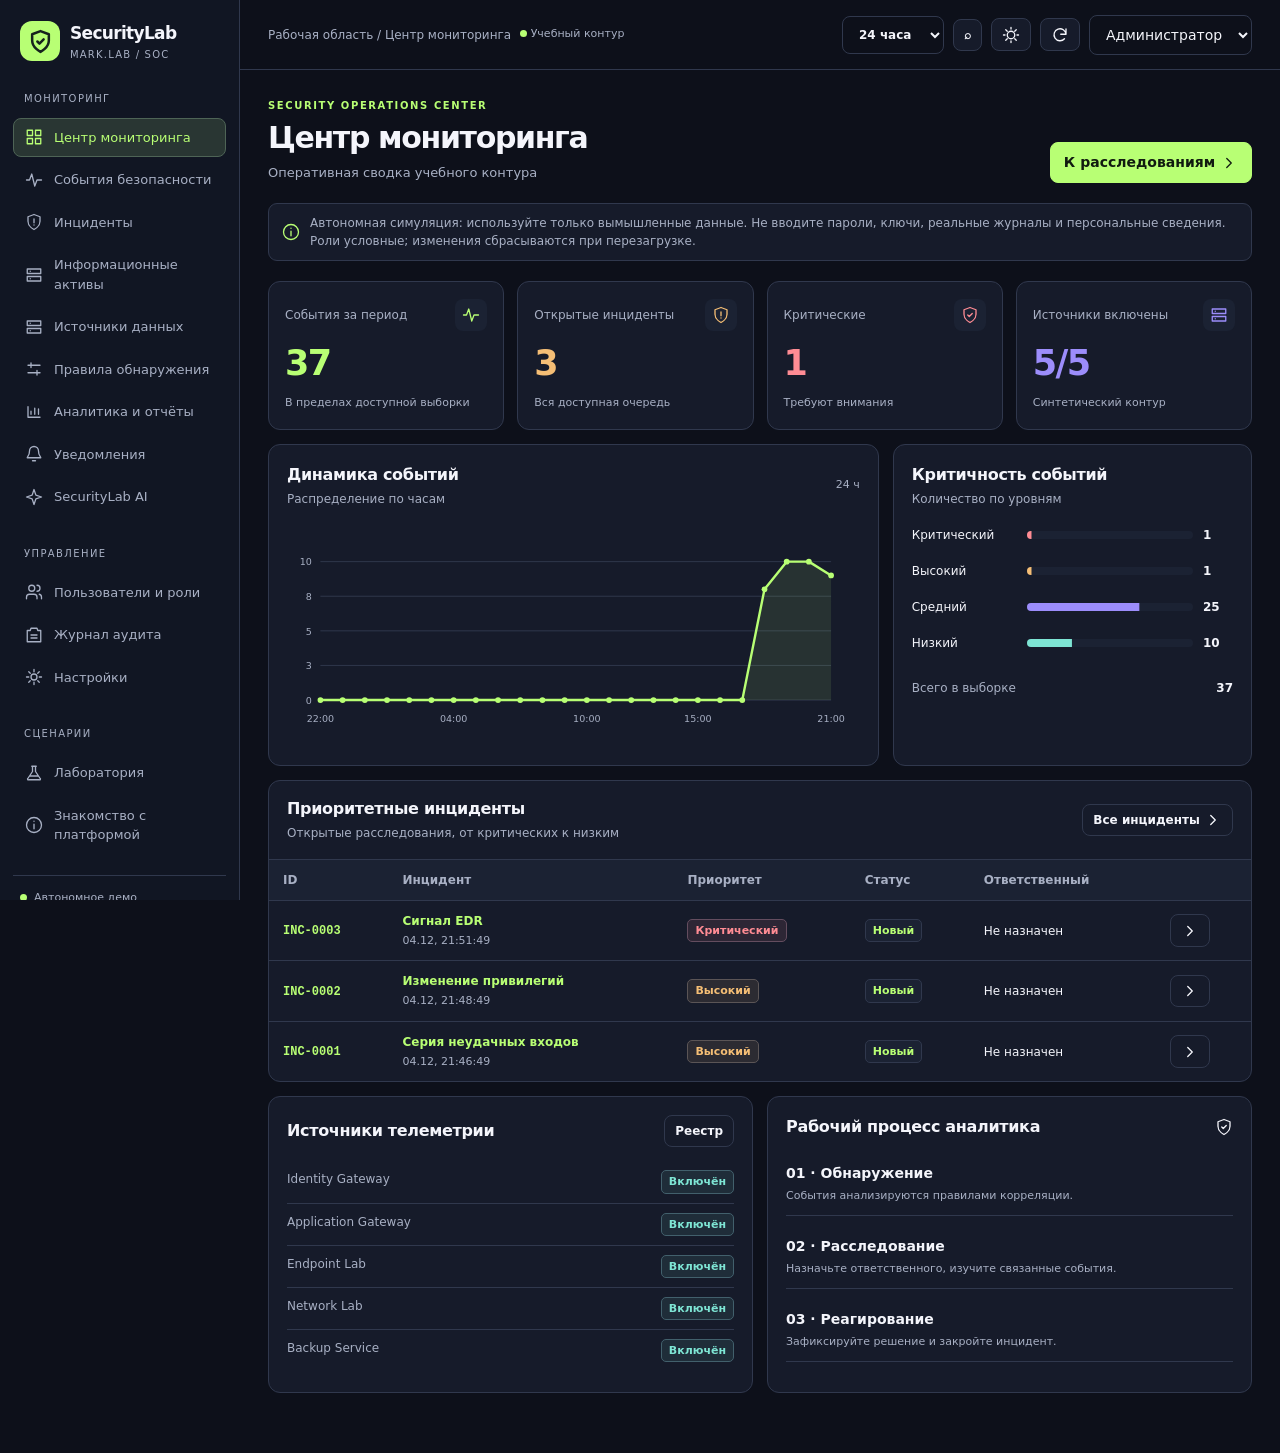
<file: securitylab/index.html>
<!doctype html><html lang="ru" data-demo="1"><head><meta charset="utf-8"><meta http-equiv="Content-Security-Policy" content="default-src 'none'; script-src 'unsafe-inline'; style-src 'unsafe-inline'; img-src 'self' data: blob:; font-src 'self'; connect-src 'none'; object-src 'none'; base-uri 'none'; form-action 'none'"><meta name="referrer" content="no-referrer"><meta name="viewport" content="width=device-width,initial-scale=1"><meta name="theme-color" content="#0d101a"><title>SecurityLab 3.0 · MARK.LAB</title><style>
:root{color-scheme:dark;--bg:#0d101a;--sidebar:#111623;--panel:#161b2a;--panel2:#1b2233;--line:#30384d;--ink:#f4f5fb;--muted:#a8b0c4;--accent:#b8ff74;--purple:#9c8dfb;--danger:#ff8c94;--warn:#f5be75;--shadow:#0005;--teal:#7ee5d4;font:14px/1.5 Inter,system-ui,-apple-system,"Segoe UI",sans-serif}*{box-sizing:border-box}body{margin:0;background:var(--bg);color:var(--ink)}body.light{color-scheme:light;--bg:#eef1f6;--sidebar:#f9fafc;--panel:#fff;--panel2:#f4f6fa;--line:#d8dfea;--ink:#172135;--muted:#53647b;--accent:#326f25;--purple:#6250b4;--danger:#b73247;--warn:#975600;--shadow:#1112;--teal:#157566}button,input,select,textarea{font:inherit;color:var(--ink)}button,a,input,select,textarea{outline-offset:3px}button:focus-visible,a:focus-visible,input:focus-visible,select:focus-visible,textarea:focus-visible{outline:2px solid var(--purple)}button{cursor:pointer}button:disabled{opacity:.4;cursor:not-allowed}button{border:1px solid var(--line);background:var(--panel);border-radius:8px;padding:9px 13px;font-weight:600}button:hover:not(:disabled){border-color:var(--muted)}button.primary{background:var(--accent);border-color:var(--accent);color:#111b10}body.light button.primary{color:#fff}button.ghost{background:transparent}button.small{font-size:12px;padding:6px 10px}input,select,textarea{border:1px solid var(--line);border-radius:8px;background:var(--bg);padding:10px 12px;min-width:0;max-width:100%}input[type=checkbox]{accent-color:var(--accent);width:17px;height:17px}textarea{min-height:100px;resize:vertical;width:100%}input[type=range]{width:100%}label{display:grid;gap:6px;font-size:12px;color:var(--muted);font-weight:600}label.check{display:flex;align-items:center;gap:9px}h1,h2,h3,p{margin:0}h1{font-size:30px;letter-spacing:-.045em;line-height:1.2}h2{font-size:16px;letter-spacing:-.02em}h3{font-size:15px}p{line-height:1.55}.muted{color:var(--muted)}.tiny{font-size:11px}.mono{font-family:ui-monospace,Consolas,monospace;font-size:12px}.accent{color:var(--accent)}.danger{color:var(--danger)}.warn{color:var(--warn)}.purple{color:var(--purple)}.teal{color:var(--teal)}.icon{width:18px;height:18px;flex:none;vertical-align:middle;stroke:currentColor;fill:none;stroke-width:1.75;stroke-linecap:round;stroke-linejoin:round}.layout{min-height:100vh;display:grid;grid-template-columns:240px minmax(0,1fr)}.sidebar{background:var(--sidebar);border-right:1px solid var(--line);position:sticky;top:0;height:100vh;display:flex;flex-direction:column;padding:21px 13px;gap:20px;overflow:auto}.brand{display:flex;align-items:center;gap:10px;padding:0 7px}.brandmark{display:grid;place-items:center;border-radius:12px;background:#b8ff74;color:#17231d;width:40px;height:40px;flex:none}.brandmark .icon{width:25px;height:25px;stroke-width:2.4}.brand strong{font-size:17px;letter-spacing:-.04em}.brand small{display:block;color:var(--muted);font-size:10px;letter-spacing:.12em}.navgroup{display:grid;gap:3px}.navlabel{font-size:10px;color:var(--muted);letter-spacing:.14em;padding:9px 11px}.nav{display:flex;align-items:center;gap:11px;width:100%;border:1px solid transparent;text-align:left;background:transparent;color:var(--muted);font-weight:500;border-radius:8px;padding:9px 11px;font-size:13px}.nav.active{background:color-mix(in srgb,var(--accent) 12%,var(--panel));color:var(--accent);border-color:color-mix(in srgb,var(--accent) 22%,var(--line))}.nav:hover{color:var(--ink)}.sidefoot{margin-top:auto;border-top:1px solid var(--line);padding:14px 7px 0;display:grid;gap:9px}.sidefoot .demo-pill{font-size:11px;display:flex;align-items:center;gap:7px;color:var(--muted)}.dot{height:7px;width:7px;border-radius:50%;background:var(--accent);display:inline-block;flex:none}.main{min-width:0}.topbar{height:70px;display:flex;justify-content:space-between;align-items:center;gap:12px;padding:0 28px;border-bottom:1px solid var(--line);background:var(--bg);position:sticky;top:0;z-index:5}.topbar .row{gap:9px}.topbar .crumb{color:var(--muted);font-size:12px}.topbar .user{font-size:12px;display:flex;align-items:center;gap:8px}.avatar{display:grid;place-items:center;width:32px;height:32px;border:1px solid var(--line);border-radius:10px;color:var(--accent);background:var(--panel2);font-weight:700}.content{padding:28px 28px 60px;max-width:1650px;margin:auto}.pagehead{display:flex;align-items:flex-end;justify-content:space-between;gap:16px;margin-bottom:20px;flex-wrap:wrap}.pagehead p{color:var(--muted);font-size:13px;margin-top:7px}.eyebrow{font-size:10px;color:var(--accent);letter-spacing:.16em;font-weight:750;text-transform:uppercase;margin-bottom:7px}.notice{display:flex;align-items:center;gap:10px;padding:10px 13px;border:1px solid var(--line);background:var(--panel);border-radius:9px;color:var(--muted);font-size:12px;margin-bottom:20px}.notice .icon{color:var(--accent)}.row{display:flex;gap:10px;align-items:center;flex-wrap:wrap}.between{justify-content:space-between}.spacer{flex:1}.grid4{display:grid;grid-template-columns:repeat(4,minmax(0,1fr));gap:13px}.grid2{display:grid;grid-template-columns:minmax(0,1.7fr) minmax(0,1fr);gap:14px}.gridEqual{display:grid;grid-template-columns:repeat(2,minmax(0,1fr));gap:14px}.panel,.metric{border:1px solid var(--line);background:var(--panel);border-radius:12px;min-width:0}.metric{padding:17px 16px}.metric .label{display:flex;align-items:center;justify-content:space-between;gap:5px;font-size:12px;color:var(--muted)}.metric .value{font-size:35px;letter-spacing:-.045em;font-weight:720;margin:6px 0 1px;font-variant-numeric:tabular-nums}.metric small{font-size:11px;color:var(--muted)}.metric .mi{background:var(--panel2);border-radius:8px;padding:7px;display:grid;place-items:center}.panel{padding:18px;margin-top:14px}.panel.flush{padding:0;overflow:hidden}.panelhead{display:flex;align-items:center;justify-content:space-between;gap:12px;margin-bottom:14px;flex-wrap:wrap}.flush .panelhead{padding:16px 18px;margin:0;border-bottom:1px solid var(--line)}.panelhead p{margin-top:3px;font-size:12px;color:var(--muted)}.chart{min-height:225px;display:flex;align-items:center;width:100%}.chart svg{width:100%;height:auto;max-height:235px}.chart text{fill:var(--muted);font-size:10px}.chart .gridline{stroke:var(--line);stroke-width:1}.chart .area{fill:var(--accent);opacity:.10}.chart .line{stroke:var(--accent);stroke-width:2.5;fill:none;stroke-linecap:round;stroke-linejoin:round}.chart circle{fill:var(--accent)}.barrow{display:grid;grid-template-columns:105px minmax(0,1fr) 30px;gap:10px;align-items:center;margin:18px 0;font-size:12px}.bartrack{height:8px;border-radius:8px;background:var(--panel2);overflow:hidden}.bartrack svg{display:block;width:100%;height:8px}.bartrack rect.low{fill:var(--teal)}.bartrack rect.medium{fill:var(--purple)}.bartrack rect.high{fill:var(--warn)}.bartrack rect.critical{fill:var(--danger)}.badge{border-radius:5px;padding:4px 7px;white-space:nowrap;font-size:11px;font-weight:650;background:var(--panel2);color:var(--muted);border:1px solid var(--line);display:inline-flex;gap:5px;align-items:center;line-height:1.2}.badge.low,.badge.closed,.badge.active{color:var(--teal);background:color-mix(in srgb,var(--teal) 9%,var(--panel));border-color:color-mix(in srgb,var(--teal) 23%,var(--line))}.badge.medium,.badge.investigating{color:var(--purple);background:color-mix(in srgb,var(--purple) 10%,var(--panel));border-color:color-mix(in srgb,var(--purple) 22%,var(--line))}.badge.high{color:var(--warn);background:color-mix(in srgb,var(--warn) 10%,var(--panel));border-color:color-mix(in srgb,var(--warn) 22%,var(--line))}.badge.critical{color:var(--danger);background:color-mix(in srgb,var(--danger) 10%,var(--panel));border-color:color-mix(in srgb,var(--danger) 25%,var(--line))}.badge.new{color:var(--accent)}.tablewrap{overflow:auto}table{border-collapse:collapse;width:100%;min-width:640px;text-align:left;font-size:12px}thead{color:var(--muted);background:var(--panel2);font-weight:600}th{font-weight:600;white-space:nowrap}th,td{padding:11px 14px;border-bottom:1px solid var(--line);vertical-align:middle}tbody tr:last-child td{border-bottom:0}tbody tr:hover{background:var(--panel2)}td .sub{display:block;color:var(--muted);font-size:11px;margin-top:3px}.linkbtn{background:none;border:0;color:var(--accent);padding:0;font-size:inherit;text-align:left;font-weight:650}.linkbtn:hover{text-decoration:underline}.filters{display:flex;align-items:flex-end;gap:10px;flex-wrap:wrap}.filters label{flex:1;min-width:130px}.filters label:first-child{flex:2;min-width:200px}.filters input,.filters select{width:100%}.empty{color:var(--muted);text-align:center;padding:34px;font-size:13px}.tablefoot{padding:11px 15px;border-top:1px solid var(--line);color:var(--muted);font-size:12px;display:flex;align-items:center;justify-content:space-between;gap:10px}.sourcecard{display:grid;gap:12px}.sourcehead{display:flex;align-items:center;gap:11px}.sourceicon{width:38px;height:38px;display:grid;place-items:center;background:var(--panel2);border:1px solid var(--line);border-radius:10px;color:var(--purple);flex:none}.kv{display:grid;gap:0}.kv>div{display:flex;justify-content:space-between;gap:12px;padding:9px 0;border-bottom:1px solid var(--line);font-size:12px}.kv>div:last-child{border-bottom:0}.kv>div span:first-child{color:var(--muted)}.formgrid{display:grid;grid-template-columns:repeat(2,minmax(0,1fr));gap:13px}.formgrid label.full,.full{grid-column:1/-1}.formgrid label input,.formgrid label select{width:100%}.laboptions{display:grid;gap:10px;grid-template-columns:repeat(3,minmax(0,1fr));margin-top:14px}.laboption{text-align:left;padding:17px;min-height:115px;display:grid;gap:7px;align-content:start;background:var(--panel2)}.laboption.selected{border-color:var(--accent);box-shadow:0 0 0 1px var(--accent)}.laboption small{font-weight:400;color:var(--muted)}.drawer-shade{position:fixed;inset:0;background:#0008;z-index:15;display:grid;justify-items:end}.drawer{width:min(570px,100%);height:100%;overflow:auto;background:var(--bg);border-left:1px solid var(--line);box-shadow:-10px 0 30px var(--shadow);padding:23px}.drawer h1{font-size:25px}.drawer .panel{margin-top:16px}.drawer .drawerhead{display:flex;justify-content:space-between;align-items:flex-start;gap:10px;margin-bottom:16px}.drawer .panel .tablewrap table{min-width:420px}.comment{padding:11px 0;border-bottom:1px solid var(--line);overflow-wrap:anywhere}.comment:last-child{border-bottom:0}.comment p{margin-top:5px;white-space:pre-wrap}.toast{position:fixed;bottom:22px;right:22px;z-index:25;padding:12px 18px;border:1px solid var(--line);background:var(--panel2);border-radius:10px;box-shadow:0 8px 35px var(--shadow);max-width:min(420px,90vw);font-size:13px}.toast.error{border-color:var(--danger);color:var(--danger)}.login{min-height:100vh;display:grid;place-items:center;padding:24px}.loginbox{width:min(440px,100%);background:var(--panel);border:1px solid var(--line);border-radius:18px;padding:30px}.loginbox h1{font-size:27px;margin:24px 0 10px}.loginbox form{display:grid;gap:15px;margin-top:24px}.loginbox input{width:100%}.loginbox button{width:100%}.mobiletoggle{display:none}.loading{padding:50px;text-align:center;color:var(--muted)}.guide{display:grid;gap:10px;margin:12px 0}.guide div{padding:10px 0;border-bottom:1px solid var(--line)}.guide strong{display:block}.wraptext{overflow-wrap:anywhere}.tagline{font-size:11px;text-transform:uppercase;letter-spacing:.1em}.timeline{display:grid;gap:6px}.timeline .comment{padding-left:13px;border-left:2px solid var(--line)}.print-header{display:none}.print-mode .print-header{display:block}.onlyprint{display:none}@media(max-width:1150px){.layout{grid-template-columns:212px minmax(0,1fr)}.content{padding:23px 20px}.topbar{padding:0 20px}.grid4{grid-template-columns:repeat(2,minmax(0,1fr))}.grid2{grid-template-columns:1fr}.metric .value{font-size:30px}}@media(max-width:760px){.layout{display:block}.sidebar{display:none;position:fixed;left:0;top:0;z-index:12;width:240px;box-shadow:10px 0 33px #0008}.sidebar.open{display:flex}.mobiletoggle{display:block}.topbar{height:auto;min-height:60px;padding:10px 14px}.topbar .crumb,.topbar .user span:not(.avatar),.topbar .syslabel{display:none}.content{padding:18px 12px 50px}.gridEqual{grid-template-columns:1fr}.laboptions{grid-template-columns:1fr 1fr}.notice{font-size:11px}.metric{padding:12px}.metric .value{font-size:29px}.metric .label{font-size:11px}.metric .mi{padding:4px}.panel{padding:14px}.grid4{gap:8px}.pagehead h1{font-size:25px}.formgrid{grid-template-columns:1fr}.formgrid label.full{grid-column:1}.drawer{padding:16px}.tablefoot{flex-wrap:wrap}}@media(max-width:420px){.laboptions{grid-template-columns:1fr}.topbar .row{gap:5px}button{padding:8px 10px}.topbar select{max-width:110px;font-size:11px}}@media print{body{color:#000!important;background:white!important}.sidebar,.topbar,.notice,.pagehead button,.panel button,.filters,.drawer-shade,#toast,.no-print{display:none!important}.layout{display:block}.content{padding:0}.panel,.metric{background:#fff!important;border:1px solid #aaa;break-inside:avoid}.muted,.panelhead p,.badge,.metric small{color:#333!important}.print-header{display:block}.onlyprint{display:block}.tablewrap{overflow:visible}table{min-width:0;font-size:10px}}
.linkmap{padding:16px;background:var(--bg);border:1px solid var(--line);border-radius:12px;margin:12px 0;text-align:center}.node{display:inline-flex;align-items:center;justify-content:center;gap:6px;border:1px solid var(--line);border-radius:9px;padding:10px;font-size:12px}.node.root{border-color:var(--accent);font-weight:700;margin-bottom:20px}.node-row{display:flex;flex-wrap:wrap;gap:8px;justify-content:center;position:relative}.node-row::before{content:'';position:absolute;top:-20px;height:16px;width:1px;background:var(--line)}.sidebar{overflow-y:auto}.panel h3{font-size:15px;margin:16px 0 8px}.panel ol{padding-left:20px}.panel li{margin:6px 0}.guide button{align-self:start}.drawer .panel{margin-bottom:12px}.sidebar .navgroup{flex-shrink:0}

</style></head><body><div id="app" aria-live="polite"></div><div id="toast" role="status" aria-live="polite"></div><script>
'use strict';
const $=s=>document.querySelector(s), app=$('#app');
const DEMO=true;
const savedTheme=()=>{try{return localStorage.getItem('sl-theme')||'dark'}catch{return 'dark'}};
const S={page:'overview',user:null,data:null,period:24,q:'',severity:'all',source:'all',status:'all',pageNum:1,sort:'newest',drawer:null,labKind:'auth_failed',labCount:5,theme:savedTheme(),mobile:false};
const kinds={auth_failed:'Ошибка входа',privilege_change:'Изменение привилегий',network_alert:'Сетевое отклонение',backup_ok:'Резервное копирование',malware_alert:'Сигнал защиты'},sevs={low:'Низкий',medium:'Средний',high:'Высокий',critical:'Критический'},statuses={new:'Новый',investigating:'В работе',closed:'Закрыт'},roles={admin:'Администратор',analyst:'Аналитик SOC',viewer:'Наблюдатель'};
const paths={shield:'M12 22s8-4 8-11V5l-8-3-8 3v6c0 7 8 11 8 11z M9 12l2 2 4-4',overview:'M3 3h7v7H3z M14 3h7v7h-7z M3 14h7v7H3z M14 14h7v7h-7z',events:'M2 12h4l3-8 4 16 3-8h6',incidents:'M12 22s8-4 8-11V5l-8-3-8 3v6c0 7 8 11 8 11z M12 8v5 M12 16h.01',sources:'M3 4h18v6H3z M3 14h18v6H3z M7 7h.01 M7 17h.01',rules:'M4 7h16 M4 17h16 M8 4v6 M16 14v6',reports:'M4 19V5 M4 19h16 M8 15v-4 M13 15V7 M18 15v-7',users:'M16 21v-2a4 4 0 0 0-4-4H6a4 4 0 0 0-4 4v2 M9 11a4 4 0 1 0 0-8 4 4 0 0 0 0 8 M22 21v-2a4 4 0 0 0-3-4 M16 3a4 4 0 0 1 0 8',audit:'M8 3h8l1 3h4v15H3V6h4z M8 12h8 M8 16h8',settings:'M12 8a4 4 0 1 0 0 8 4 4 0 0 0 0-8 M12 2v3 M12 19v3 M2 12h3 M19 12h3 M5 5l2 2 M17 17l2 2 M5 19l2-2 M17 7l2-2',lab:'M9 3h6 M10 3v7L4 19a1 1 0 0 0 1 2h14a1 1 0 0 0 1-2l-6-9V3 M7 16h10',refresh:'M20 11a8 8 0 1 0-2 6 M20 4v7h-7',close:'M6 6l12 12 M18 6L6 18',menu:'M4 6h16 M4 12h16 M4 18h16',sun:'M12 7a5 5 0 1 0 0 10 5 5 0 0 0 0-10 M12 2v2 M12 20v2 M2 12h2 M20 12h2 M5 5l2 2 M17 17l2 2 M5 19l2-2 M17 7l2-2',download:'M12 3v12 M7 10l5 5 5-5 M4 16v5h16v-5',right:'M9 18l6-6-6-6',info:'M12 22a10 10 0 1 0 0-20 10 10 0 0 0 0 20 M12 11v6 M12 7h.01',logout:'M10 17l5-5-5-5 M15 12H3 M14 4h6v16h-6',plus:'M12 5v14 M5 12h14',clock:'M12 22a10 10 0 1 0 0-20 10 10 0 0 0 0 20 M12 6v6l4 2'};
const icon=n=>`<svg class="icon" viewBox="0 0 24 24" aria-hidden="true"><path d="${paths[n]||paths.info}"/></svg>`;
const esc=v=>String(v??'').replace(/[&<>"']/g,c=>({'&':'&amp;','<':'&lt;','>':'&gt;','"':'&quot;',"'":'&#39;'}[c]));const fmt=x=>new Intl.NumberFormat('ru-RU').format(x);const now=()=>new Date().toISOString().replace(/\.\d{3}Z$/,'+00:00');const ago=m=>new Date(Date.now()-m*60000).toISOString().replace(/\.\d{3}Z$/,'+00:00');const dt=x=>x?new Date(x).toLocaleString('ru-RU',{day:'2-digit',month:'2-digit',hour:'2-digit',minute:'2-digit',second:'2-digit'}):'—';const id=(p,n)=>`${p}-${String(n).padStart(4,'0')}`;const badge=(v,map)=>`<span class="badge ${esc(v)}">${esc(map[v]||v)}</span>`;const canWrite=()=>S.user.role!=='viewer';const admin=()=>S.user.role==='admin';
const pages={overview:['Центр мониторинга','Оперативная сводка учебного контура'],events:['События безопасности','Нормализованный журнал поступающих событий'],incidents:['Инциденты','Рабочая очередь расследований и реагирования'],sources:['Источники данных','Реестр синтетических источников телеметрии'],rules:['Правила обнаружения','Пороговые правила корреляции событий'],reports:['Аналитика и отчёты','Анализ выборки и экспорт результатов'],users:['Пользователи и роли','Управление доступом к рабочему пространству'],audit:['Журнал аудита','История действий и контроль целостности'],settings:['Настройки','Конфигурация и параметры среды'],lab:['Лаборатория','Генерация событий без подключения к внешним системам']};
function validPage(p){return pages[p]&&(!['users','audit','settings'].includes(p)||admin())}
function tell(msg,error=false){const t=$('#toast');t.className='toast'+(error?' error':'');t.textContent=msg;clearTimeout(t._timer);t._timer=setTimeout(()=>{t.className='';t.textContent=''},4200)}
const demo={events:[],incidents:[],sources:[],rules:[],users:[{name:'admin',role:'admin',active:true},{name:'analyst',role:'analyst',active:true},{name:'viewer',role:'viewer',active:true}],audit:[],settings:{session_minutes:60},comments:{}};
function log(action,detail,actor=S.user?.name||'system'){demo.audit.unshift({id:demo.audit.length+1,ts:now(),actor,action,detail,digest:'—'});}
const samples={auth_failed:[1,'medium','demo.user','iam-lab-01','Отклонена тестовая авторизация'],privilege_change:[1,'high','demo.operator','iam-lab-01','Изменение тестовой роли'],network_alert:[4,'medium','demo.service','net-lab-02','Синтетический сигнал сетевого контроля'],backup_ok:[5,'low','demo.backup','backup-lab-01','Проверка резервной копии завершена'],malware_alert:[3,'critical','demo.agent','endpoint-lab-03','Учебный сигнал EDR: тестовый объект']};
function emitDemo(kind,ts=now()){const [source_id,severity,actor,host,detail]=samples[kind],src=demo.sources.find(x=>x.id===source_id);if(!src.active)throw Error('Источник отключён');src.last_seen=ts;let e={id:demo.events.length+1,ts,source_id,kind,severity,actor,host,detail,incident_id:null};demo.events.unshift(e);for(const r of demo.rules.filter(r=>r.enabled&&r.kind===kind)){let matches=demo.events.filter(x=>x.kind===kind&&x.source_id===source_id&&x.actor===actor&&!x.incident_id&&new Date(x.ts)<=new Date(ts)&&new Date(x.ts)>=new Date(new Date(ts).getTime()-r.window_minutes*60000));let i=demo.incidents.find(i=>i.rule_id===r.id&&i.status!=='closed'&&i.group_key===`${source_id}:${kind}:${actor}`);if(!i&&matches.length>=r.threshold){i={id:demo.incidents.length+1,title:r.name,severity:r.severity,status:'new',assignee:null,rule_id:r.id,group_key:`${source_id}:${kind}:${actor}`,created:ts,updated:ts,resolved:null,resolution:''};demo.incidents.unshift(i);log('incident_created',id('INC',i.id),'system')}if(i&&matches.length){matches.forEach(x=>x.incident_id=i.id);i.updated=ts;break}}}
function initDemo(){demo.sources=[['Identity Gateway','IAM'],['Application Gateway','WEB'],['Endpoint Lab','EDR'],['Network Lab','NET'],['Backup Service','SYS']].map(([name,kind],i)=>({id:i+1,name,kind,active:true,last_seen:null}));demo.rules=[{id:1,name:'Серия неудачных входов',kind:'auth_failed',threshold:5,window_minutes:10,severity:'high',enabled:true},{id:2,name:'Изменение привилегий',kind:'privilege_change',threshold:1,window_minutes:5,severity:'high',enabled:true},{id:3,name:'Сигнал EDR',kind:'malware_alert',threshold:1,window_minutes:5,severity:'critical',enabled:true}];for(let i=0;i<30;i++)emitDemo(i%3===0?'backup_ok':'network_alert',ago(220-i*6));for(let i=0;i<5;i++)emitDemo('auth_failed',ago(12-i));emitDemo('privilege_change',ago(6));emitDemo('malware_alert',ago(3));log('seed','Синтетический стартовый набор','system');S.user={name:'admin',role:'admin'};}
async function api(path,method='GET',body){return path.startsWith('/v3/')?advancedDemo(path,method,body):demoApi(path,method,body)}
function demoApi(path,method,b){if(path==='/snapshot')return structuredClone({...demo,audit_check:null});if(path==='/me')return S.user;if(path==='/lab/generate'){if(!canWrite())throw Error('Недостаточно прав');for(let i=0;i<b.count;i++)emitDemo(b.kind);log('lab_generate',`${b.kind} × ${b.count}`);return {ok:true}}let m=path.match(/^\/incidents\/(\d+)(\/comments)?$/);if(m){const i=demo.incidents.find(x=>x.id===+m[1]);if(!i)throw Error('Инцидент не найден');if(method==='GET')return structuredClone({...i,events:demo.events.filter(x=>x.incident_id===i.id),comments:demo.comments[i.id]||[]});if(!canWrite())throw Error('Недостаточно прав');if(m[2]){if(!b.text.trim())throw Error('Пустой комментарий');(demo.comments[i.id]??=[]).push({author:S.user.name,ts:now(),text:b.text.trim()});log('incident_comment',id('INC',i.id))}else{if(b.status==='closed'&&(!b.resolution.trim()||!b.assignee))throw Error('Укажите ответственного и результат расследования');if(i.status==='closed'&&b.status!=='closed'&&!admin())throw Error('Повторное открытие — только администратор');Object.assign(i,b,{updated:now(),resolved:b.status==='closed'?(i.resolved||now()):null});log('incident_update',id('INC',i.id)+': '+b.status)}return {ok:true}}m=path.match(/^\/events\/(\d+)$/);if(m)return demo.events.find(x=>x.id===+m[1]);if(!admin())throw Error('Недостаточно прав');m=path.match(/^\/(sources|rules)\/(\d+)$/);if(m){Object.assign(demo[m[1]].find(x=>x.id===+m[2]),b);log(m[1]+'_update',m[2]);return {ok:true}}if(path==='/users'&&method==='POST'){if(demo.users.some(x=>x.name===b.name))throw Error('Пользователь существует');demo.users.push({name:b.name,role:b.role,active:true});log('user_create',b.name);return {ok:true}}m=path.match(/^\/users\/(.+)$/);if(m){if(m[1]===S.user.name)throw Error('Нельзя изменить собственную роль');Object.assign(demo.users.find(x=>x.name===m[1]),b);log('user_update',m[1]);return {ok:true}}if(path==='/settings'){Object.assign(demo.settings,b);log('settings_update','session_minutes');return {ok:true}}throw Error('Недоступно в демоверсии')}
async function refresh(renderPage=true){S.data=await api('/snapshot');S.advanced=await api('/v3/summary');if(renderPage)render()}
function allPeriod(a,field='ts'){return a.filter(x=>new Date(x[field]).getTime()>=Date.now()-S.period*3600000)}
function sourceName(n){return S.data.sources.find(x=>x.id===n)?.name||'—'}
function navItem(p){return `<button class="nav ${S.page===p?'active':''}" data-nav="${p}" ${S.page===p?'aria-current="page"':''}>${icon(p)}<span>${pages[p][0]}</span></button>`}
function render(){if(!S.user)return renderLogin();document.body.classList.toggle('light',S.theme==='light');if(!validPage(S.page))S.page='overview';const data=S.data;if(!data){app.innerHTML='<div class="loading">Загрузка…</div>';return}app.innerHTML=`<div class="layout"><aside class="sidebar ${S.mobile?'open':''}"><div class="brand"><div class="brandmark">${icon('shield')}</div><div><strong>SecurityLab</strong><small>MARK.LAB / SOC</small></div></div><nav class="navgroup" aria-label="Рабочая область"><div class="navlabel">МОНИТОРИНГ</div>${['overview','events','incidents','assets','sources','rules','reports','notifications','assistant'].map(navItem).join('')}</nav>${admin()?`<nav class="navgroup" aria-label="Управление"><div class="navlabel">УПРАВЛЕНИЕ</div>${['users','audit','settings'].map(navItem).join('')}</nav>`:''}<nav class="navgroup"><div class="navlabel">СЦЕНАРИИ</div>${navItem('lab')}${navItem('tour')}</nav><div class="sidefoot"><div class="demo-pill"><span class="dot"></span>${DEMO?'Автономное демо':'Локальный сервер'}</div><div class="muted tiny">v3.0 · Публичная демонстрация<br>© 2026 MARK.LAB</div></div></aside><main class="main"><header class="topbar"><div class="row"><button class="mobiletoggle small" data-action="menu" aria-label="Меню">${icon('menu')}</button><span class="crumb">Рабочая область / ${esc(pages[S.page][0])}</span><span class="syslabel muted tiny"><span class="dot"></span> Учебный контур</span></div><div class="row"><label aria-label="Период"><select id="period" aria-label="Период"><option value="24">24 часа</option><option value="168">7 дней</option><option value="720">30 дней</option></select></label><button class="small" data-action="global-search" title="Поиск Ctrl+K" aria-label="Глобальный поиск">⌕</button><button class="small" data-action="theme" title="Сменить тему" aria-label="Сменить тему">${icon('sun')}</button><button class="small" data-action="refresh" title="Обновить данные" aria-label="Обновить">${icon('refresh')}</button>${DEMO?`<select id="demo-role" aria-label="Роль в симуляции"><option value="analyst">Аналитик</option><option value="admin">Администратор</option><option value="viewer">Наблюдатель</option></select>`:`<div class="user"><span class="avatar">${esc(S.user.name[0].toUpperCase())}</span><span>${esc(S.user.name)} / ${roles[S.user.role]}</span></div><button class="small" data-action="logout" aria-label="Выйти">${icon('logout')}</button>`}</div></header><div class="content"><div class="print-header">SecurityLab · MARK.LAB · Синтетические данные</div><div class="pagehead"><div><div class="eyebrow">${S.page==='lab'?'SIMULATION LAB':S.page==='overview'?'SECURITY OPERATIONS CENTER':'SECURITYLAB / WORKSPACE'}</div><h1>${pages[S.page][0]}</h1><p>${pages[S.page][1]}</p></div>${S.page==='overview'?`<button class="primary" data-nav="incidents">К расследованиям ${icon('right')}</button>`:''}</div><div class="notice">${icon('info')}<span>${DEMO?'Автономная симуляция: используйте только вымышленные данные. Не вводите пароли, ключи, реальные журналы и персональные сведения. Роли условные; изменения сбрасываются при перезагрузке.':'Локальный учебный стенд: только синтетические данные. Не подключён к реальным системам.'}</span></div>${view()}${S.page==='reports'?advancedReports():S.page==='rules'?techniquesView():''}</div></main></div><div id="drawer-root"></div>`;$('#period').value=S.period;if(DEMO)$('#demo-role').value=S.user.role;renderDrawer()}
const metric=(label,value,note,ic,cl='')=>`<div class="metric"><div class="label">${label}<span class="mi ${cl}">${icon(ic)}</span></div><div class="value ${cl}">${value}</div><small>${note}</small></div>`;
function chart(es){const unit=S.period===24?3600000:86400000,N=S.period===24?24:S.period/24,end=Math.floor(Date.now()/unit)*unit,counts=Array(N).fill(0);es.forEach(e=>{const i=N-1-Math.round((end-Math.floor(new Date(e.ts)/unit)*unit)/unit);if(i>=0&&i<N)counts[i]++});let max=Math.max(4,...counts),pts=counts.map((v,i)=>[35+i*535/Math.max(1,N-1),175-v*145/max]),line=pts.map(p=>p.join(',')).join(' ');return `<div class="chart"><svg viewBox="0 0 600 213" role="img" aria-label="График событий за период">${[0,1,2,3,4].map(i=>`<line class="gridline" x1="35" y1="${175-i*36.25}" x2="570" y2="${175-i*36.25}"/><text x="26" text-anchor="end" y="${179-i*36.25}">${Math.round(max*i/4)}</text>`).join('')}<polygon class="area" points="35,175 ${line} 570,175"/><polyline class="line" points="${line}"/>${pts.map((p,i)=>`<circle cx="${p[0]}" cy="${p[1]}" r="3"><title>${counts[i]} событий</title></circle>`).join('')}${[0,1,2,3,4].map(i=>{let j=Math.round(i*(N-1)/4),d=new Date(end-(N-1-j)*unit);return `<text x="${35+j*535/Math.max(1,N-1)}" y="198" text-anchor="middle">${S.period===24?d.toLocaleTimeString('ru-RU',{hour:'2-digit',minute:'2-digit'}):d.toLocaleDateString('ru-RU',{day:'2-digit',month:'2-digit'})}</text>`}).join('')}</svg></div>`}
function breakdown(es){return Object.entries(sevs).reverse().map(([k,label])=>{let c=es.filter(x=>x.severity===k).length;return `<div class="barrow"><span>${label}</span><div class="bartrack"><svg viewBox="0 0 100 8" preserveAspectRatio="none"><rect class="${k}" x="0" y="0" width="${es.length?c/es.length*100:0}" height="8"/></svg></div><b>${c}</b></div>`}).join('')}
function table(headers,rows,empty='Нет записей по выбранным условиям'){return rows.length?`<div class="tablewrap"><table><thead><tr>${headers.map(x=>`<th>${x}</th>`).join('')}</tr></thead><tbody>${rows.map(r=>`<tr>${r.map(x=>`<td>${x}</td>`).join('')}</tr>`).join('')}</tbody></table></div>`:`<div class="empty">${empty}</div>`}
const incidentRows=xs=>xs.map(i=>[`<button class="linkbtn mono" data-incident="${i.id}">${id('INC',i.id)}</button>`,`<button class="linkbtn" data-incident="${i.id}">${esc(i.title)}</button><span class="sub">${dt(i.created)}</span>`,badge(i.severity,sevs),badge(i.status,statuses),esc(i.assignee||'Не назначен'),`<button class="small" data-incident="${i.id}" aria-label="Открыть инцидент ${i.id}">${icon('right')}</button>`]);
function overviewView(){const es=allPeriod(S.data.events),is=allPeriod(S.data.incidents,'created'),open=S.data.incidents.filter(i=>i.status!=='closed'),priority=[...open].sort((a,b)=>Object.keys(sevs).indexOf(b.severity)-Object.keys(sevs).indexOf(a.severity)||b.id-a.id).slice(0,5),active=S.data.sources.filter(x=>x.active).length;return `<div class="grid4">${metric('События за период',fmt(es.length),'В пределах доступной выборки','events','accent')}${metric('Открытые инциденты',fmt(open.length),'Вся доступная очередь','incidents','warn')}${metric('Критические',fmt(open.filter(i=>i.severity==='critical').length),'Требуют внимания','shield','danger')}${metric('Источники включены',`${active}/${S.data.sources.length}`,'Синтетический контур','sources','purple')}</div><div class="grid2"><section class="panel"><div class="panelhead"><div><h2>Динамика событий</h2><p>Распределение по ${S.period===24?'часам':'дням'}</p></div><span class="muted tiny">${S.period===24?'24 ч':S.period/24+' дн.'}</span></div>${chart(es)}</section><section class="panel"><div class="panelhead"><div><h2>Критичность событий</h2><p>Количество по уровням</p></div></div>${breakdown(es)}<div class="kv"><div><span>Всего в выборке</span><b>${es.length}</b></div></div></section></div><section class="panel flush"><div class="panelhead"><div><h2>Приоритетные инциденты</h2><p>Открытые расследования, от критических к низким</p></div><button class="small" data-nav="incidents">Все инциденты ${icon('right')}</button></div>${table(['ID','Инцидент','Приоритет','Статус','Ответственный',''],incidentRows(priority),'Открытых инцидентов нет')}</section><div class="gridEqual"><section class="panel"><div class="panelhead"><h2>Источники телеметрии</h2><button class="small" data-nav="sources">Реестр</button></div><div class="kv">${S.data.sources.map(x=>`<div><span>${esc(x.name)}</span>${badge(x.active?'active':'disabled',{active:'Включён',disabled:'Отключён'})}</div>`).join('')}</div></section><section class="panel"><div class="panelhead"><h2>Рабочий процесс аналитика</h2>${icon('shield')}</div><div class="guide"><div><strong>01 · Обнаружение</strong><span class="muted tiny">События анализируются правилами корреляции.</span></div><div><strong>02 · Расследование</strong><span class="muted tiny">Назначьте ответственного, изучите связанные события.</span></div><div><strong>03 · Реагирование</strong><span class="muted tiny">Зафиксируйте решение и закройте инцидент.</span></div></div></section></div>`}
const options=(map,val)=>Object.entries(map).map(([k,v])=>`<option value="${esc(k)}" ${k===String(val)?'selected':''}>${esc(v)}</option>`).join('');const filterSelect=(name,map,value)=>`<select id="${name}">${options(map,value)}</select>`;
function filters(inc=false){return `<div class="panel no-print"><div class="filters"><label>Поиск<input id="q" placeholder="${inc?'Название, ID, ответственный':'ID, тип, источник, пользователь…'}" value="${esc(S.q)}"></label><label>Критичность${filterSelect('severity',{all:'Все уровни',...sevs},S.severity)}</label>${inc?`<label>Статус${filterSelect('status',{all:'Все статусы',...statuses},S.status)}</label>`:`<label>Источник${filterSelect('source',{all:'Все источники',...Object.fromEntries(S.data.sources.map(x=>[x.id,x.name]))},S.source)}</label>`}<label>Сортировка${filterSelect('sort',{newest:'Сначала новые',oldest:'Сначала старые',severity:'По критичности'},S.sort)}</label><button data-action="clear-filters">Сбросить</button></div></div>`}
function filtered(inc=false){let xs=allPeriod(inc?S.data.incidents:S.data.events,inc?'created':'ts');let q=S.q.trim().toLowerCase();xs=xs.filter(x=>(S.severity==='all'||x.severity===S.severity)&&(inc?(S.status==='all'||x.status===S.status):(S.source==='all'||String(x.source_id)===S.source))&&(!q||[id(inc?'INC':'EVT',x.id),x.title,x.assignee,x.detail,x.actor,x.host,kinds[x.kind],sourceName(x.source_id)].join(' ').toLowerCase().includes(q)));return xs.sort((a,b)=>S.sort==='oldest'?a.id-b.id:S.sort==='severity'?Object.keys(sevs).indexOf(b.severity)-Object.keys(sevs).indexOf(a.severity)||b.id-a.id:b.id-a.id)}
const eventRows=xs=>xs.map(e=>[`<button class="linkbtn mono" data-event="${e.id}">${id('EVT',e.id)}</button>`,dt(e.ts),`<button class="linkbtn" data-event="${e.id}">${esc(kinds[e.kind])}</button><span class="sub">${esc(e.actor)}</span>`,esc(sourceName(e.source_id)),badge(e.severity,sevs),e.incident_id?`<button class="linkbtn mono" data-incident="${e.incident_id}">${id('INC',e.incident_id)}</button>`:'<span class="muted">—</span>']);
function listView(inc=false){return filters(inc)+`<section class="panel flush"><div class="panelhead"><div><h2>${inc?'Журнал расследований':'Журнал событий'}</h2><p>Последние ${inc?'500 инцидентов':'1 000 событий'} на сервере</p></div><button class="small" data-export="${inc?'incidents':'events'}">${icon('download')} CSV</button></div><div id="list-body">${listBody(inc)}</div></section>`}
function listBody(inc){let xs=filtered(inc),pages=Math.max(1,Math.ceil(xs.length/12));S.pageNum=Math.min(S.pageNum,pages);let rows=xs.slice((S.pageNum-1)*12,S.pageNum*12);return table(inc?['ID','Инцидент','Приоритет','Статус','Ответственный','']:['ID','Время','Событие','Источник','Критичность','Инцидент'],inc?incidentRows(rows):eventRows(rows))+`<div class="tablefoot"><span>Найдено: ${xs.length} · Страница ${S.pageNum} из ${pages}</span><div class="row"><button class="small" data-action="prev" ${S.pageNum<=1?'disabled':''}>Назад</button><button class="small" data-action="next" ${S.pageNum>=pages?'disabled':''}>Далее</button></div></div>`}
function sourcesView(){return `<div class="gridEqual">${S.data.sources.map(x=>`<section class="panel sourcecard"><div class="sourcehead"><div class="sourceicon">${icon('sources')}</div><div><h2>${esc(x.name)}</h2><span class="muted tiny">${esc(x.kind)} · LAB-${x.id}</span></div><span class="spacer"></span>${badge(x.active?'active':'disabled',{active:'Включён',disabled:'Отключён'})}</div><div class="kv"><div><span>Последнее событие</span><b>${dt(x.last_seen)}</b></div><div><span>События в выборке</span><b>${S.data.events.filter(e=>e.source_id===x.id).length}</b></div><div><span>Тип подключения</span><b>Синтетический генератор</b></div></div>${admin()?`<button data-toggle-source="${x.id}">${x.active?'Отключить':'Включить'} источник</button>`:''}</section>`).join('')}</div>`}
function rulesView(){return `<section class="panel flush"><div class="panelhead"><div><h2>Правила корреляции</h2><p>События одного типа, источника и субъекта в заданном окне</p></div></div>${table(['Название','Тип события','Порог','Окно','Приоритет','Состояние',''],S.data.rules.map(r=>[esc(r.name),esc(kinds[r.kind]),`${r.threshold} соб.`,`${r.window_minutes} мин.`,badge(r.severity,sevs),badge(r.enabled?'active':'disabled',{active:'Активно',disabled:'Отключено'}),admin()?`<button class="small" data-rule="${r.id}">Настроить</button>`:'—']))}</section><section class="panel"><h2>Как работает корреляция</h2><div class="guide"><div><strong>Поступление → нормализация</strong><span class="muted">Событие записывается с типом, временем, источником и субъектом.</span></div><div><strong>Правило → связанный инцидент</strong><span class="muted">Достижение порога формирует расследование. Последующие совпадающие события связываются с незакрытым инцидентом.</span></div><div><strong>Приоритет правил</strong><span class="muted">Одно событие связывается не более чем с одним инцидентом; первое подходящее правило имеет приоритет.</span></div></div></section>`}
function reportsView(){let es=allPeriod(S.data.events),incs=allPeriod(S.data.incidents,'created'),closed=incs.filter(i=>i.resolved),dur=closed.length?Math.round(closed.reduce((sum,i)=>sum+Math.max(0,new Date(i.resolved)-new Date(i.created))/60000,0)/closed.length):null;return `<div class="grid4">${metric('События',es.length,'За выбранный период','events','accent')}${metric('Инциденты',incs.length,'Созданы за период','incidents','warn')}${metric('Закрыто',closed.length,'Из созданных за период','shield','teal')}${metric('Среднее время закрытия',dur===null?'—':dur+' м','Только закрытые в выборке','clock','purple')}</div><div class="grid2"><section class="panel"><h2>Динамика событий</h2>${chart(es)}</section><section class="panel"><h2>Распределение критичности</h2>${breakdown(es)}</section></div><section class="panel flush"><div class="panelhead"><div><h2>Сводка по источникам</h2><p>За выбранный период</p></div></div>${table(['Источник','Тип','События','Высокий / критический'],S.data.sources.map(s=>[esc(s.name),esc(s.kind),es.filter(e=>e.source_id===s.id).length,es.filter(e=>e.source_id===s.id&&['high','critical'].includes(e.severity)).length]))}</section><section class="panel no-print"><div class="panelhead"><div><h2>Экспорт</h2><p>CSV — доступная полная выборка (не фильтр периода); PDF — печать текущего отчёта.</p></div></div><div class="row"><button data-export="events">${icon('download')} События CSV</button><button data-export="incidents">${icon('download')} Инциденты CSV</button>${DEMO?'':`<button data-xlsx="events">${icon('download')} События XLSX</button><button data-xlsx="incidents">${icon('download')} Инциденты XLSX</button>`}<button data-action="print">Печать / PDF</button></div></section>`}
function usersView(){return `<section class="panel flush"><div class="panelhead"><div><h2>Учётные записи</h2><p>${DEMO?'Имитация полномочий, без настоящих паролей':'Управление ролями и отзывом сессий'}</p></div><button class="primary" data-action="new-user">${icon('plus')} Пользователь</button></div>${table(['Пользователь','Роль','Состояние','MFA',''],S.data.users.map(u=>[esc(u.name)+(u.name===S.user.name?' <span class="muted">(вы)</span>':''),esc(roles[u.role]),badge(u.active?'active':'disabled',{active:'Активен',disabled:'Заблокирован'}),DEMO?'Симуляция':u.mfa?'TOTP':'Не включена',u.name===S.user.name?'—':`<button class="small" data-user="${esc(u.name)}">Изменить</button>`]))}</section><section class="panel"><h2>Матрица доступа</h2>${table(['Операция','Наблюдатель','Аналитик','Администратор'],[['Просмотр / экспорт','Да','Да','Да'],['Расследования / лаборатория','Нет','Да','Да'],['Настройка правил / источников','Нет','Нет','Да'],['Пользователи / аудит / настройки','Нет','Нет','Да'],['Повторное открытие инцидента','Нет','Нет','Да']])}</section>`}
function auditView(){let c=S.data.audit_check;return `<section class="panel"><div class="row between"><div><h2>${DEMO?'Имитация журнала действий':c?.valid?'Цепочка аудита согласована':'Нарушение цепочки аудита'}</h2><p class="muted tiny">${DEMO?'Контроль целостности выполняется только серверной версией.':`Проверено записей: ${c?.count??0}. Хеш-цепочка не защищает от администратора БД, способного переписать всю цепь.`}</p></div>${badge(DEMO?'medium':c?.valid?'active':'critical',{medium:'Демо',active:'Проверено',critical:'Ошибка'})}</div></section><section class="panel flush"><div class="panelhead"><h2>Последние действия</h2><span class="muted tiny">До 300 записей</span></div>${table(['Время','Субъект','Действие','Детали','Хеш'],S.data.audit.map(x=>[dt(x.ts),esc(x.actor),`<span class="mono">${esc(x.action)}</span>`,esc(x.detail),`<span class="mono" title="${esc(x.digest)}">${esc(x.digest.slice(0,10))}</span>`]))}</section>`}
function settingsView(){return `<div class="gridEqual"><section class="panel"><div class="panelhead"><h2>Безопасность сессии</h2>${icon('shield')}</div><form data-form="settings" class="formgrid"><label class="full">Срок действия новых сессий, минут (10–480)<input name="session_minutes" type="number" min="10" max="480" value="${S.data.settings.session_minutes||60}" required></label><div class="full muted tiny">Не влияет на уже выданные сессии. При смене роли или блокировке сессии пользователя отзываются.</div><div class="full"><button type="submit" class="primary">Сохранить</button></div></form></section><section class="panel"><div class="panelhead"><h2>Информация о системе</h2></div><div class="kv"><div><span>Версия</span><b>3.0</b></div><div><span>Режим</span><b>${DEMO?'Автономное демо':'Серверный'}</b></div><div><span>Данные</span><b>Синтетические</b></div><div><span>Тема интерфейса</span><button class="small" data-action="theme">${S.theme==='dark'?'Светлая':'Тёмная'}</button></div></div></section></div><section class="panel"><h2>Границы применения</h2><p class="muted">Учебный стенд не является промышленной SIEM, не прошёл независимый аудит, не подключён к государственным информационным системам. Для сетевого развёртывания требуются дополнительное укрепление и TLS.</p></section>`}
function labView(){return `<section class="panel"><div class="panelhead"><div><h2>Синтетические сценарии</h2><p>Создание тестовых записей, а не имитация атак на внешние системы.</p></div>${icon('lab')}</div><div class="laboptions">${Object.entries(kinds).map(([k,v])=>`<button class="laboption ${S.labKind===k?'selected':''}" data-kind="${k}">${icon(k==='backup_ok'?'sources':'incidents')}<strong>${v}</strong><small>${samples[k][4]}</small></button>`).join('')}</div><form class="formgrid" data-form="generate"><label>Количество событий (1–20)<input type="number" name="count" min="1" max="20" value="${S.labCount}" required></label><div class="row"><button class="primary" type="submit" ${canWrite()?'':'disabled'}>${icon('plus')} Сгенерировать</button></div></form>${!canWrite()?'<p class="muted tiny">Роль наблюдателя не позволяет создавать события.</p>':''}</section><section class="panel"><h2>Сценарий демонстрации</h2><div class="guide"><div><strong>1. Закройте существующий инцидент входа</strong><span class="muted">Назначьте ответственного и укажите результат расследования.</span></div><div><strong>2. Сгенерируйте пять ошибок входа</strong><span class="muted">При активном правиле с порогом 5 будет создан новый инцидент, если в окне достаточно несвязанных событий.</span></div><div><strong>3. Проверьте расследование и журнал</strong><span class="muted">Откройте новый инцидент, изучите пять связанных записей, проверьте аудит в роли администратора.</span></div></div></section>`}
function view(){return ({overview:overviewView,events:()=>listView(false),incidents:()=>listView(true),sources:sourcesView,rules:rulesView,reports:reportsView,users:usersView,audit:auditView,settings:settingsView,lab:()=>labView()+importView(),assets:assetsView,notifications:notificationsView,assistant:assistantView,tour:tourView})[S.page]()}
function kv(rows){return `<div class="kv">${rows.map(([k,v])=>`<div><span>${k}</span><b class="wraptext">${v}</b></div>`).join('')}</div>`}
function renderDrawer(){const root=$('#drawer-root');if(!root)return;if(!S.drawer){root.innerHTML='';return}const {kind,d}=S.drawer;let title='',desc='',body='';if(kind==='event'){title=id('EVT',d.id);desc=kinds[d.kind];body=`<section class="panel">${kv([['Время',dt(d.ts)],['Источник',esc(sourceName(d.source_id))],['Критичность',badge(d.severity,sevs)],['Субъект',esc(d.actor)],['Узел',esc(d.host)],['Инцидент',d.incident_id?`<button class="linkbtn" data-incident="${d.incident_id}">${id('INC',d.incident_id)}</button>`:'—']])}</section><section class="panel"><h2>Нормализованное сообщение</h2><p class="wraptext">${esc(d.detail)}</p></section>`}if(kind==='incident'){title=id('INC',d.id);desc=d.title;body=`<div class="row">${badge(d.severity,sevs)}${badge(d.status,statuses)}<span class="muted tiny">Создан ${dt(d.created)}</span></div><section class="panel"><h2>Карточка расследования</h2>${kv([['Ответственный',esc(d.assignee||'Не назначен')],['Правило',esc(S.data.rules.find(r=>r.id===d.rule_id)?.name||'—')],['Обновлён',dt(d.updated)],['Закрыт',dt(d.resolved)]])}${canWrite()?`<form data-form="incident" class="formgrid"><label>Статус<select name="status">${options(statuses,d.status)}</select></label><label>Ответственный<select name="assignee">${options({'':'Не назначен',...Object.fromEntries(S.data.users.filter(u=>u.active&&u.role!=='viewer').map(u=>[u.name,u.name]))},d.assignee||'')}</select></label><label class="full">Результат расследования<textarea name="resolution" maxlength="2000" placeholder="Обстоятельства, решение и дальнейшие меры">${esc(d.resolution)}</textarea></label><div class="full"><button class="primary" type="submit">Сохранить изменения</button></div></form>`:`<p>${esc(d.resolution||'Результат не указан')}</p>`}</section><section class="panel flush"><div class="panelhead"><h2>Связанные события (${d.events.length})</h2></div>${table(['ID','Время','Событие'],d.events.map(e=>[`<button class="linkbtn mono" data-event="${e.id}">${id('EVT',e.id)}</button>`,dt(e.ts),esc(kinds[e.kind])]))}</section><section class="panel"><h2>Комментарии расследования</h2><div class="timeline">${d.comments.length?d.comments.map(c=>`<div class="comment"><div class="row between"><b>${esc(c.author)}</b><span class="muted tiny">${dt(c.ts)}</span></div><p>${esc(c.text)}</p></div>`).join(''):'<p class="muted">Комментариев пока нет.</p>'}</div>${canWrite()?`<form data-form="comment"><label>Добавить комментарий<textarea name="text" maxlength="2000" required></textarea></label><button type="submit">Отправить</button></form>`:''}</section>`}if(kind==='rule'){title='Настройка правила';desc=d.name;body=`<section class="panel"><form data-form="rule" class="formgrid"><label class="check full"><input type="checkbox" name="enabled" ${d.enabled?'checked':''}> Правило активно</label><label>Порог событий<input type="number" name="threshold" min="1" max="20" value="${d.threshold}" required></label><label>Окно, минут<input type="number" name="window_minutes" min="1" max="1440" value="${d.window_minutes}" required></label><label class="full">Приоритет<select name="severity">${options(sevs,d.severity)}</select></label><div class="full"><button class="primary" type="submit">Сохранить правило</button></div></form></section>`}if(kind==='user'||kind==='new-user'){title=kind==='new-user'?'Новый пользователь':'Изменить пользователя';desc=DEMO?'Симуляция управления доступом':'Изменение прав отзывает существующие сессии';body=`<section class="panel"><form data-form="${kind}" class="formgrid">${kind==='new-user'?`<label class="full">Логин<input name="name" pattern="[a-zA-Z0-9_.-]{3,64}" required></label>`:`<label class="full">Логин<input value="${esc(d.name)}" disabled></label>`}<label class="full">Роль<select name="role">${options(roles,d?.role||'viewer')}</select></label>${kind==='user'?`<label class="check full"><input type="checkbox" name="active" ${d.active?'checked':''}> Учётная запись активна</label>`:''}<div class="full"><button class="primary" type="submit">Сохранить</button></div></form></section>`}root.innerHTML=`<div class="drawer-shade" data-action="shade"><aside class="drawer" role="dialog" aria-modal="true" aria-label="${esc(title)}"><div class="drawerhead"><div><div class="eyebrow">SECURITYLAB / DETAIL</div><h1>${esc(title)}</h1><p class="muted">${esc(desc)}</p></div><button class="small" data-action="close-drawer" aria-label="Закрыть">${icon('close')}</button></div>${body}${kind==='incident'&&d.advanced?investigationView(d.advanced):''}</aside></div>`}
async function openDrawer(k,id){let d;if(k==='event'||k==='incident')d=await api(`/${k==='event'?'events':'incidents'}/${id}`);else if(k==='rule')d=S.data.rules.find(x=>x.id===+id);else if(k==='user')d=S.data.users.find(x=>x.name===id);if(k==='incident')d.advanced=await api('/v3/investigations/'+id);S.drawer={kind:k,d};renderDrawer();$('.drawer [data-action="close-drawer"]')?.focus()}
function renderLogin(){app.textContent='Демонстрационная сессия завершена. Обновите страницу, чтобы начать заново.'}
function csvDownload(kind){let rows=demo[kind],fields=kind==='events'?['id','ts','source_id','kind','severity','actor','host','detail','incident_id']:['id','title','severity','status','assignee','created','updated','resolved','resolution'];const safe=v=>{v=String(v??'');if(/^[\s]*[=+\-@\t\r]/.test(v))v="'"+v;return '"'+v.replaceAll('"','""')+'"'};const text='\uFEFF'+fields.join(',')+'\n'+rows.map(r=>fields.map(k=>safe(r[k])).join(',')).join('\n');let a=document.createElement('a'),url=URL.createObjectURL(new Blob([text],{type:'text/csv;charset=utf-8'}));a.href=url;a.download=kind+'.csv';a.click();setTimeout(()=>URL.revokeObjectURL(url),1000)}
function go(p){if(!validPage(p))return;S.page=p;S.q='';S.severity=S.source=S.status='all';S.pageNum=1;S.drawer=null;S.mobile=false;render();window.scrollTo(0,0)}
async function mutation(path,method,body){await api(path,method,body);await refresh(false);tell('Изменения сохранены')}
app.addEventListener('click',async ev=>{const b=ev.target.closest('button');try{if(!b){if(ev.target.classList.contains('drawer-shade')){S.drawer=null;renderDrawer()}return}const d=b.dataset;if(d.nav)return go(d.nav);if(d.event)return await openDrawer('event',d.event);if(d.incident)return await openDrawer('incident',d.incident);if(d.rule)return await openDrawer('rule',d.rule);if(d.user)return await openDrawer('user',d.user);if(d.export)return csvDownload(d.export);if(d.kind){S.labKind=d.kind;render();return}if(d.toggleSource){const x=S.data.sources.find(x=>x.id===+d.toggleSource);await mutation('/sources/'+x.id,'PATCH',{active:!x.active});render();return}switch(d.action){case 'menu':S.mobile=!S.mobile;$('.sidebar')?.classList.toggle('open',S.mobile);break;case 'theme':S.theme=S.theme==='dark'?'light':'dark';try{localStorage.setItem('sl-theme',S.theme)}catch{}document.body.classList.toggle('light',S.theme==='light');break;case 'refresh':await refresh();tell('Данные обновлены');break;case 'close-drawer':S.drawer=null;renderDrawer();break;case 'new-user':await openDrawer('new-user');break;case 'clear-filters':S.q='';S.severity=S.source=S.status='all';S.sort='newest';S.pageNum=1;render();break;case 'prev':S.pageNum--;$('#list-body').innerHTML=listBody(S.page==='incidents');break;case 'next':S.pageNum++;$('#list-body').innerHTML=listBody(S.page==='incidents');break;case 'print':window.print();break}}catch(e){tell(e.message,true)}});
app.addEventListener('input',ev=>{if(ev.target.id==='q'){S.q=ev.target.value;S.pageNum=1;$('#list-body').innerHTML=listBody(S.page==='incidents')}if(ev.target.name==='count')S.labCount=+ev.target.value});
app.addEventListener('change',async ev=>{let t=ev.target;if(t.id==='period'){S.period=+t.value;S.pageNum=1;render()}else if(t.id==='demo-role'){let u=demo.users.find(x=>x.role===t.value&&x.active);if(!u){tell('Нет активной учётной записи этой роли',true);t.value=S.user.role;return}S.user={name:u.name,role:u.role};S.drawer=null;S.aiResult=null;log('demo_role',u.role);await refresh();tell('Роль изменена в симуляции')}else if(['severity','source','status','sort'].includes(t.id)){S[t.id]=t.value;S.pageNum=1;$('#list-body').innerHTML=listBody(S.page==='incidents')}});
app.addEventListener('submit',async ev=>{ev.preventDefault();const f=ev.target,b=Object.fromEntries(new FormData(f)),kind=f.dataset.form,button=f.querySelector('button[type=submit]');if(button)button.disabled=true;try{if(kind==='generate'){await mutation('/lab/generate','POST',{kind:S.labKind,count:+b.count});S.labCount=+b.count;render();tell('Синтетические события созданы');return}if(kind==='incident'){let i=S.drawer.d.id;await mutation('/incidents/'+i,'PATCH',{status:b.status,assignee:b.assignee||null,resolution:b.resolution});S.drawer=null;render();await openDrawer('incident',i);return}if(kind==='comment'){let i=S.drawer.d.id;await mutation('/incidents/'+i+'/comments','POST',{text:b.text});S.drawer=null;render();await openDrawer('incident',i);return}if(kind==='rule')await mutation('/rules/'+S.drawer.d.id,'PATCH',{enabled:b.enabled==='on',threshold:+b.threshold,window_minutes:+b.window_minutes,severity:b.severity});if(kind==='user')await mutation('/users/'+encodeURIComponent(S.drawer.d.name),'PATCH',{role:b.role,active:b.active==='on'});if(kind==='new-user')await mutation('/users','POST',b);if(kind==='settings')await mutation('/settings','PATCH',{session_minutes:+b.session_minutes});S.drawer=null;render()}catch(e){tell(e.message,true);if(button)button.disabled=false}});
document.addEventListener('keydown',ev=>{if(ev.key==='Escape'&&S.drawer){S.drawer=null;renderDrawer()}else if(ev.key==='Escape'&&S.mobile){S.mobile=false;$('.sidebar')?.classList.remove('open')}});
// SecurityLab 3.0 extensions; public demo is deterministic, not a language model.
Object.assign(pages,{assets:['Информационные активы','Наблюдаемые объекты синтетической инфраструктуры'],notifications:['Уведомления','Открытые приоритетные инциденты и сроки обработки'],assistant:['SecurityLab AI','Помощник с проверяемым контекстом расследования'],tour:['Знакомство с платформой','Короткий сценарий демонстрации для работодателя']});
Object.assign(paths,{assets:paths.sources,notifications:'M18 8a6 6 0 0 0-12 0c0 7-3 7-3 9h18c0-2-3-2-3-9 M10 21h4',assistant:'M12 2l2.5 7.5L22 12l-7.5 2.5L12 22l-2.5-7.5L2 12l7.5-2.5z',tour:paths.info});
const STEPS=['Проверить связанные события','Уточнить затронутые активы','Проверить гипотезу и сохранить доказательства','Согласовать меры реагирования','Зафиксировать результат'], VERDICTS={pending:'Не классифицирован',confirmed:'Подтверждён',false_positive:'Ложное срабатывание'}, SLA={critical:60,high:240,medium:1440,low:2880}, TECH={auth_failed:['T1110','Brute Force'],privilege_change:['T1098','Account Manipulation']};
const demoInvest={};S.aiId=1;S.aiResult=null;S.aiTask='analysis';S.aiMode='rules';
function demoDetail(i){const es=demo.events.filter(e=>e.incident_id===i.id).sort((a,b)=>a.ts.localeCompare(b.ts)),r=demo.rules.find(r=>r.id===i.rule_id),due=new Date(new Date(i.created).getTime()+SLA[i.severity]*60000).toISOString(),row=demoInvest[i.id]||{completed:[],verdict:'pending',evidence:''};return {incident:i,events:es,assets:[...new Set(es.map(e=>e.host))],actors:[...new Set(es.map(e=>e.actor))],sources:[...new Set(es.map(e=>e.source_id))],timeline:[...es.map(e=>({ts:e.ts,text:id('EVT',e.id)+' · '+kinds[e.kind]})),{ts:i.created,text:'Инцидент создан'},...(demo.comments[i.id]||[]).map(c=>({ts:c.ts,text:'Комментарий: '+c.author})),...(row.updated?[{ts:row.updated,text:'Обновлён план расследования'}]:[]),...(i.resolved?[{ts:i.resolved,text:'Инцидент закрыт'}]:[])].sort((a,b)=>a.ts.localeCompare(b.ts)),steps:STEPS,...row,due,overdue:new Date(i.resolved||now())>new Date(due),technique:TECH[r?.kind]||[null,'']}}
function advancedDemo(path,method,b){if(path==='/v3/summary'){const closed=demo.incidents.filter(i=>i.resolved),classified=demo.incidents.filter(i=>demoInvest[i.id]&&demoInvest[i.id].verdict!=='pending');return {assets:[...new Set(demo.events.map(e=>e.host))].sort().map(host=>{let es=demo.events.filter(e=>e.host===host),ids=[...new Set(es.map(e=>e.incident_id).filter(Boolean))],risk=demo.incidents.filter(i=>ids.includes(i.id)&&!i.resolved).sort((a,b)=>Object.keys(sevs).indexOf(b.severity)-Object.keys(sevs).indexOf(a.severity))[0]?.severity||'low';return {host,events:es.length,incidents:ids.length,risk,last_seen:es[0].ts}}),metrics:{closed:closed.length,mttr_minutes:closed.length?Math.round(closed.reduce((n,i)=>n+(new Date(i.resolved)-new Date(i.created))/60000,0)/closed.length*10)/10:null,sla_percent:closed.length?Math.round(100*closed.filter(i=>!demoDetail(i).overdue).length/closed.length*10)/10:null,false_positive_percent:classified.length?Math.round(100*classified.filter(i=>demoInvest[i.id].verdict==='false_positive').length/classified.length*10)/10:null,classified:classified.length},notifications:demo.incidents.filter(i=>!i.resolved&&['critical','high'].includes(i.severity)).map(i=>({id:i.id,title:i.title,severity:i.severity,overdue:demoDetail(i).overdue})),techniques:demo.rules.map(r=>({id:r.id,name:r.name,technique:TECH[r.kind]||[null,''],enabled:r.enabled}))}}if(!canWrite()&&method!=='GET')throw Error('Недостаточно прав');let m=path.match(/^\/v3\/investigations\/(\d+)$/);if(m){let i=demo.incidents.find(i=>i.id===+m[1]);if(!i)throw Error('Инцидент не найден');if(method==='GET')return structuredClone(demoDetail(i));if(i.status==='closed')throw Error('Расследование закрыто');demoInvest[i.id]={...b,updated:now()};log('investigation_update',id('INC',i.id));return {ok:true}}if(path==='/v3/import'){let rows;try{rows=b.format==='json'?JSON.parse(b.content):b.content.trim().split(/\r?\n/).slice(1).map(kind=>({kind:kind.trim()}));if(b.format==='csv'&&b.content.trim().split(/\r?\n/)[0]!=='kind')throw Error();if(!Array.isArray(rows)||rows.length<1||rows.length>100||rows.some(r=>!r||Object.keys(r).length!==1||!Object.hasOwn(kinds,r.kind)))throw Error()}catch{throw Error('Требуется 1–100 синтетических записей с полем kind')}if(rows.some(r=>!demo.sources.find(s=>s.id===samples[r.kind][0])?.active))throw Error('Один из источников отключён');rows.forEach(r=>emitDemo(r.kind));log('synthetic_import',rows.length);return{count:rows.length}}if(path==='/v3/assistant'){let i=demo.incidents.find(i=>i.id===+b.incident_id);if(!i)throw Error('Инцидент не найден');if(b.mode!=='rules')throw Error('Доступен только режим правил');let es=demoDetail(i).events.slice(-50),counts={};es.forEach(e=>counts[e.kind]=(counts[e.kind]||0)+1);const purpose={analysis:'Сопоставьте повторы и контекст субъекта.',risk:'Приоритет правила: '+sevs[i.severity]+'. Это не подтверждение компрометации.',response:'Следуйте регламенту с ручным согласованием мер.',report:'Проект заключения: гипотеза требует подтверждения.'};log('assistant',id('INC',i.id)+' '+b.task);return {mode:'rules',context_count:es.length,result:{summary:Object.entries(counts).map(([k,n])=>kinds[k]+': '+n).join(', ')+'. '+purpose[b.task],hypothesis:'Срабатывание правила требует проверки; факт компрометации не установлен.',actions:STEPS,event_ids:es.map(e=>e.id)},warning:'Рекомендации требуют проверки человеком.'}}throw Error('Неизвестный запрос')}
function assetsView(){let a=S.advanced.assets;return `<section class="panel flush"><div class="panelhead"><div><h2>Наблюдаемые активы</h2><p>Выявлены по host в синтетических событиях. Риск — максимальная критичность открытого инцидента, не полноценная оценка риска.</p></div></div>${table(['Актив','События','Инциденты','Приоритет','Последняя активность',''],a.map(x=>[esc(x.host),x.events,x.incidents,badge(x.risk,sevs),dt(x.last_seen),`<button data-v3="asset" data-host="${esc(x.host)}">События</button>`]))}</section>`}
function notificationsView(){return `<section class="panel flush"><div class="panelhead"><h2>Требуют внимания</h2><p>Критические и высокие незакрытые инциденты. SLA: учебный срок до закрытия.</p></div>${table(['Инцидент','Приоритет','SLA',''],S.advanced.notifications.map(n=>[esc(n.title),badge(n.severity,sevs),n.overdue?'Просрочен':'В пределах срока',`<button data-incident="${n.id}">Открыть</button>`]))}</section>`}
function advancedReports(){let m=S.advanced.metrics;return `<section class="panel"><h2>Показатели расследований</h2><p class="muted">Последние до 500 инцидентов, независимо от фильтра периода. SLA — доля закрытых в пределах учебного срока. Ложные срабатывания — только классифицированные.</p><div class="grid4">${metric('Среднее до закрытия',m.mttr_minutes===null?'—':m.mttr_minutes+' м','От создания до закрытия','clock')}${metric('SLA',m.sla_percent===null?'—':m.sla_percent+'%','Закрытые инциденты','shield')}${metric('Ложные срабатывания',m.false_positive_percent===null?'—':m.false_positive_percent+'%','Из классифицированных','incidents')}${metric('Классифицировано',m.classified,'Явное решение аналитика','reports')}</div></section>`}
function techniquesView(){return `<section class="panel flush"><div class="panelhead"><h2>Связь правил с MITRE ATT&CK</h2><p>Учебное сопоставление, не измерение покрытия и не доказательство атаки.</p></div>${table(['Правило','Техника','Сопоставление'],S.advanced.techniques.map(r=>[esc(r.name),r.technique[0]?`<a href="https://attack.mitre.org/techniques/${esc(r.technique[0])}/" target="_blank" rel="noopener noreferrer">${esc(r.technique[0])}</a>`:'—',esc(r.technique[1]||'Не классифицировано')]))}</section>`}
function assistantView(){let r=S.aiResult;return `<section class="panel"><div class="panelhead"><div><h2>Контекстный анализ</h2><p>Детерминированный анализ по правилам — не нейросеть.</p></div>${icon('assistant')}</div><form data-v3-form="assistant" class="formgrid"><label>Инцидент<select name="incident_id">${options(Object.fromEntries(S.data.incidents.map(i=>[i.id,id('INC',i.id)+' · '+i.title])),S.aiId)}</select></label><label>Задача<select name="task">${options({analysis:'Анализ',risk:'Оценка риска',response:'План реагирования',report:'Проект заключения'},S.aiTask)}</select></label><label>Режим<select name="mode">${options({rules:'По правилам (не ИИ)'},S.aiMode)}</select></label><div class="row"><button type="submit" class="primary" ${canWrite()?'':'disabled'}>Подготовить анализ</button></div></form></section>${r?`<section class="panel"><div class="panelhead"><h2>Результат · ${id('INC',r.incident_id)}</h2><span class="muted">Детерминированный режим · ${r.context_count} событий</span></div><p>${esc(r.result.summary)}</p><h3>Гипотеза</h3><p>${esc(r.result.hypothesis)}</p><h3>Рекомендации</h3><ol>${r.result.actions.map(x=>`<li>${esc(x)}</li>`).join('')}</ol><div class="row">${r.result.event_ids.map(n=>`<button data-event="${n}" class="small">${id('EVT',n)}</button>`).join('')}</div><p class="muted">${esc(r.warning)}</p><button data-v3="copy-ai">Копировать заключение</button></section>`:''}`}
function importView(){return `<section class="panel"><h2>Импорт синтетических сценариев</h2><p class="muted">JSON/CSV, 1–100 строк. Только поле kind; остальные атрибуты генерирует стенд. Сырые журналы и реальные данные не загружать.</p><form data-v3-form="import"><label>Формат<select name="format"><option value="json">JSON</option><option value="csv">CSV</option></select></label><label>Содержимое<textarea name="content" maxlength="20000" required>[{"kind":"auth_failed"},{"kind":"backup_ok"}]</textarea></label><button type="submit" ${canWrite()?'':'disabled'}>Импортировать</button></form></section>`}
function tourView(){return `<section class="panel"><h2>Демонстрационный маршрут</h2><p>Все операции выполняются в учебном контуре. Начните с мониторинга и завершите отчётом.</p><div class="guide">${[['overview','1. Центр мониторинга','Изучите очередь приоритетных инцидентов.'],['incidents','2. Расследование','Откройте карточку, заполните регламент и заключение.'],['assets','3. Активы','Проверьте затронутые узлы.'],['assistant','4. Контекстный помощник','Получите рекомендации со ссылками на события.'],['lab','5. Лаборатория','Создайте пять учебных ошибок входа после закрытия старого расследования.'],['reports','6. Отчётность','Проверьте KPI и экспортируйте данные.']].map(([p,t,d])=>`<div><strong>${t}</strong><span>${d}</span><button data-nav="${p}">Перейти</button></div>`).join('')}</div></section>`}
function investigationView(d){let w=canWrite()&&d.incident.status!=='closed';return `<section class="panel"><div class="panelhead"><h2>Расследование · SLA</h2><span class="${d.overdue?'warn':'muted'}">${d.overdue?'Срок превышен':'В пределах срока'} · ${dt(d.due)}</span></div><p>Техника: ${esc(d.technique[0]||'Не классифицировано')} ${esc(d.technique[1]||'')}</p><div class="linkmap"><div class="node root">${id('INC',d.incident.id)}</div><div class="node-row">${d.assets.map(h=>`<button class="node" data-v3="asset" data-host="${esc(h)}">Актив · ${esc(h)}</button>`).join('')}${d.sources.map(n=>`<button class="node" data-v3="source" data-source="${n}">Источник · ${n}</button>`).join('')}${d.actors.map(a=>`<div class="node">Субъект · ${esc(a)}</div>`).join('')}</div></div><h3>Хронология</h3><div class="timeline">${d.timeline.slice(-100).map(x=>`<div class="comment"><span class="muted tiny">${dt(x.ts)}</span> · ${esc(x.text)}</div>`).join('')}</div><h3>Регламент реагирования</h3><form data-v3-form="investigation" data-id="${d.incident.id}">${d.steps.map((x,n)=>`<label class="check"><input type="checkbox" name="step" value="${n}" ${d.completed.includes(n)?'checked':''} ${w?'':'disabled'}>${esc(x)}</label>`).join('')}<label>Классификация<select name="verdict" ${w?'':'disabled'}>${options(VERDICTS,d.verdict)}</select></label><label>Доказательства / наблюдения<textarea name="evidence" maxlength="4000" ${w?'':'disabled'}>${esc(d.evidence)}</textarea></label>${w?'<button type="submit" class="primary">Сохранить расследование</button>':''}</form><button data-v3="ask" data-id="${d.incident.id}">Открыть помощник</button></section>`}
function globalSearch(){const q=prompt('Поиск по ID, названию, активу или событию');if(q===null)return;go(/^INC-/i.test(q)||S.data.incidents.some(i=>i.title.toLowerCase().includes(q.toLowerCase()))?'incidents':'events');S.q=q;S.pageNum=1;render()}
app.addEventListener('click',async ev=>{const b=ev.target.closest('button');if(!b)return;let a=b.dataset.v3;if(!a&&b.dataset.action!=='global-search')return;ev.stopImmediatePropagation();try{if(b.dataset.action==='global-search')globalSearch();if(a==='asset'){go('events');S.q=b.dataset.host;render()}if(a==='source'){go('events');S.source=b.dataset.source;render()}if(a==='ask'){S.aiId=+b.dataset.id;S.aiResult=null;go('assistant')}if(a==='copy-ai'){await navigator.clipboard.writeText(JSON.stringify(S.aiResult.result,null,2));tell('Заключение скопировано')}}catch(e){tell(e.message,true)}},true);
app.addEventListener('submit',async ev=>{let f=ev.target,k=f.dataset.v3Form;if(!k)return;ev.preventDefault();ev.stopImmediatePropagation();let fd=new FormData(f),b=Object.fromEntries(fd),btn=f.querySelector('button[type=submit]');btn.disabled=true;try{if(k==='assistant'){S.aiId=+b.incident_id;S.aiTask=b.task;S.aiMode=b.mode;S.aiResult=null;let owner=S.user;let result=await api('/v3/assistant','POST',{...b,incident_id:S.aiId});if(S.user!==owner)return;S.aiResult={...result,incident_id:S.aiId};render()}if(k==='import'){let r=await api('/v3/import','POST',b);await refresh();tell('Импортировано: '+r.count)}if(k==='investigation'){let n=+f.dataset.id;await api('/v3/investigations/'+n,'PUT',{completed:fd.getAll('step').map(Number),verdict:b.verdict,evidence:b.evidence});await refresh(false);await openDrawer('incident',n);tell('Регламент сохранён')}}catch(e){tell(e.message,true);btn.disabled=false}},true);
document.addEventListener('keydown',e=>{if((e.ctrlKey||e.metaKey)&&e.key.toLowerCase()==='k'&&S.user){e.preventDefault();globalSearch()}});

(async()=>{try{initDemo();await refresh()}catch(e){app.textContent='Не удалось загрузить SecurityLab: '+e.message}})();

</script></body></html>
</file>
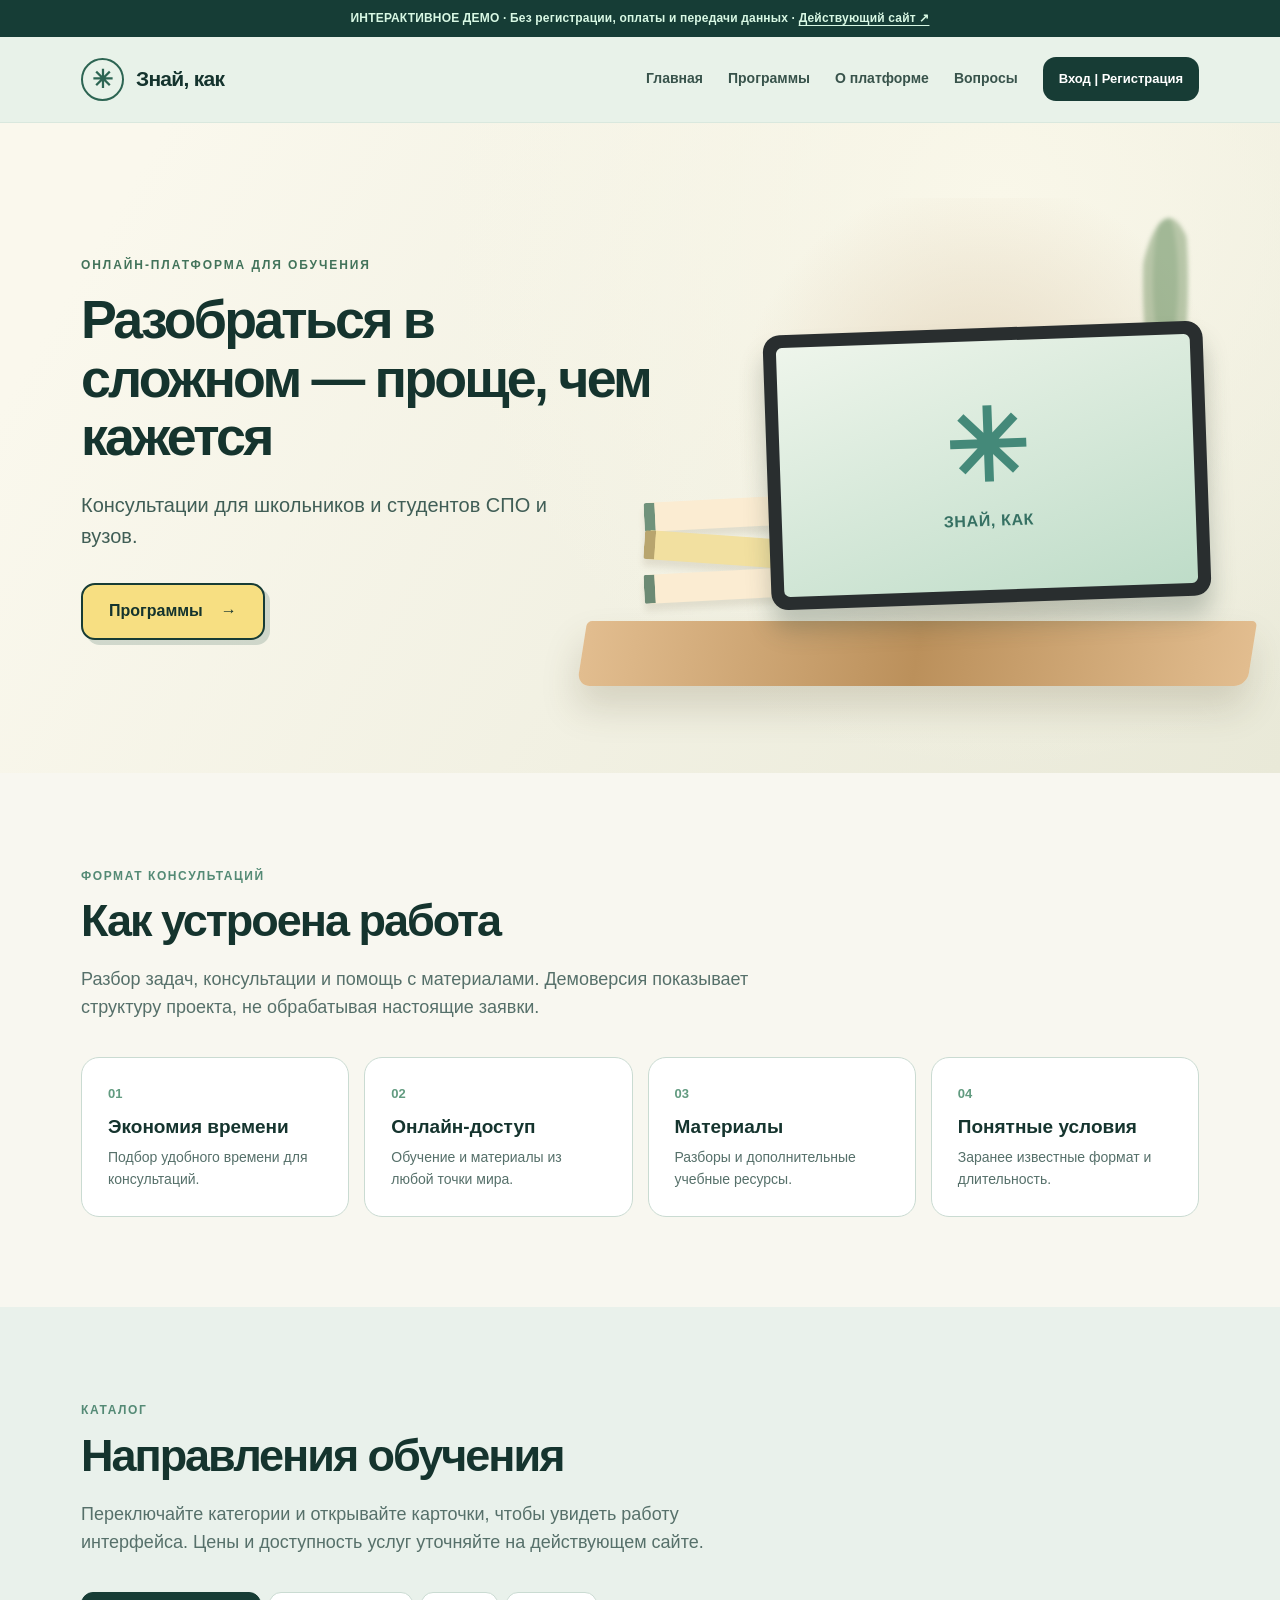
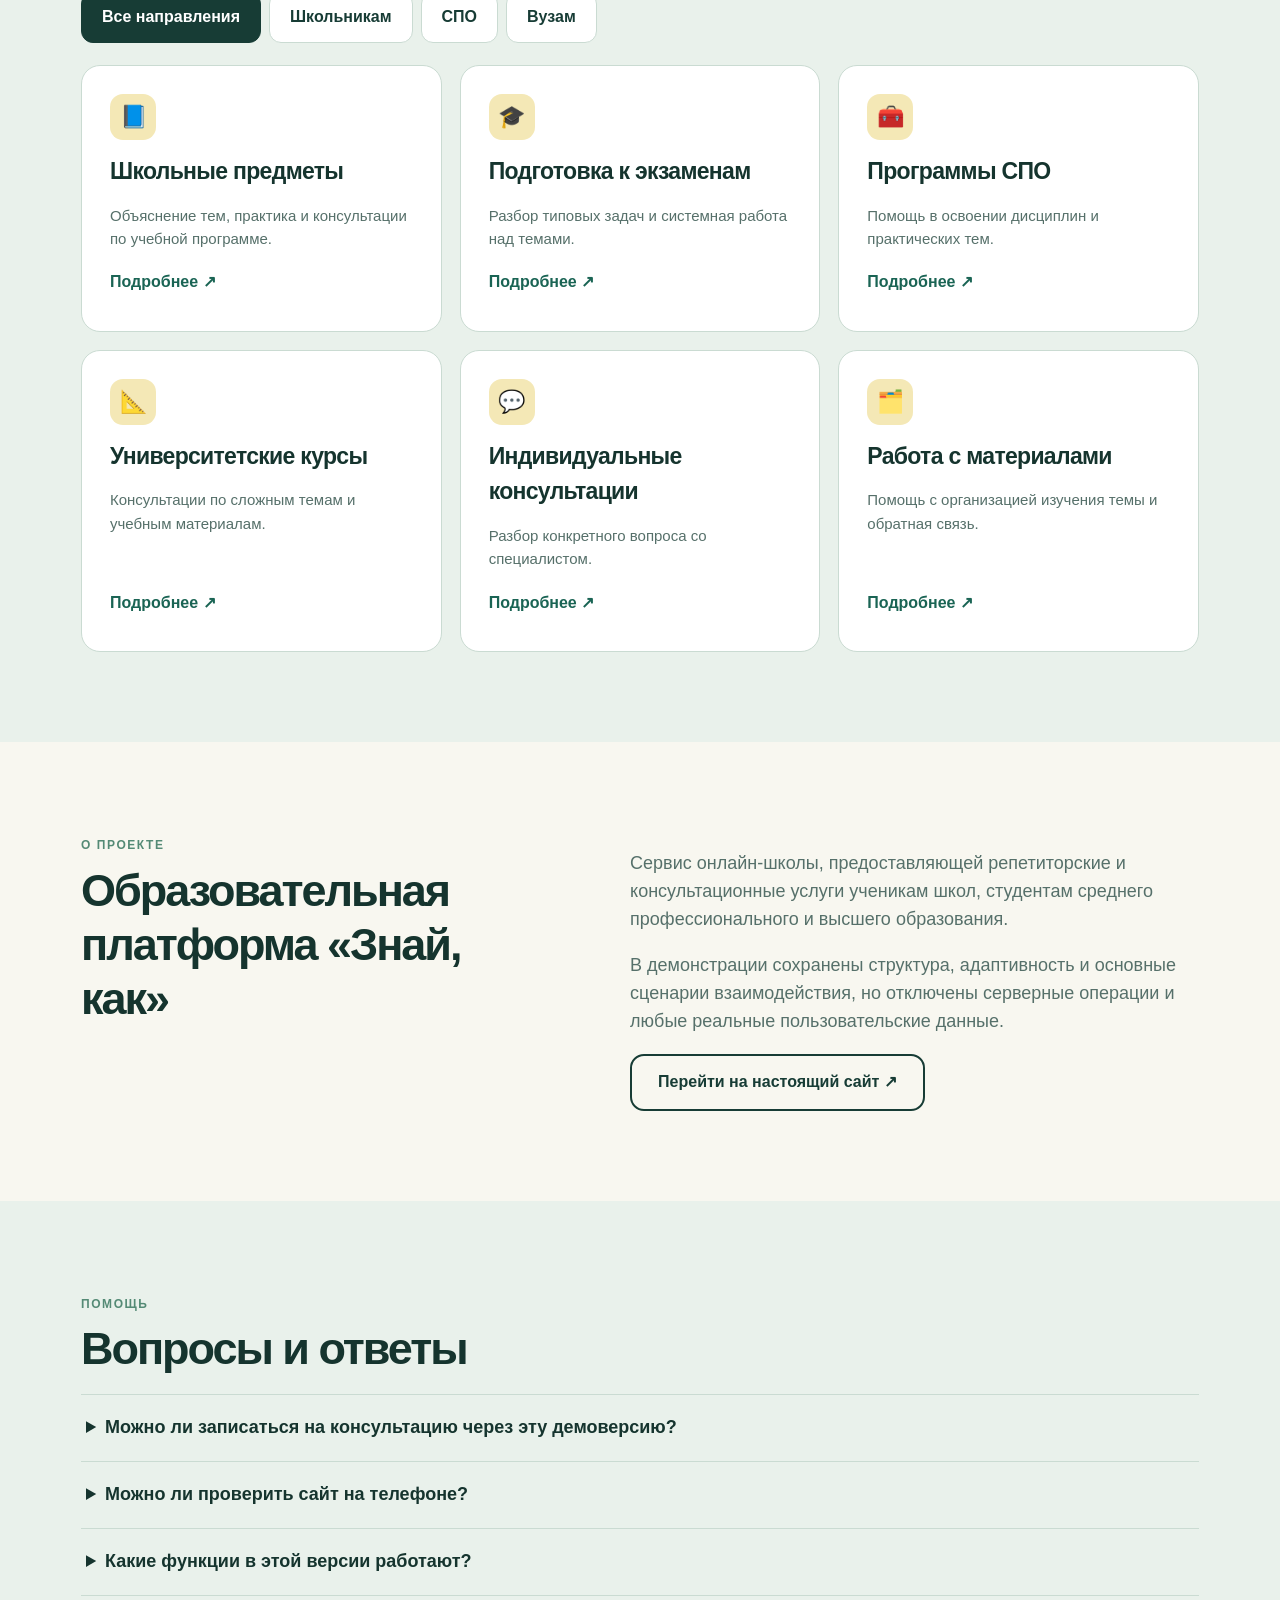
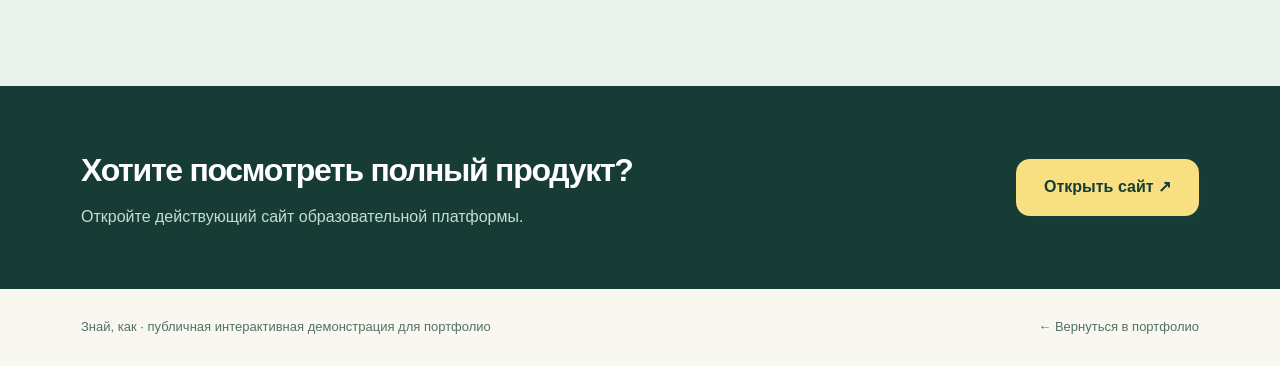
<file: vseznaykak/index.html>
<!doctype html>
<html lang="ru">
<head>
<meta charset="utf-8">
<meta name="viewport" content="width=device-width, initial-scale=1">
<meta name="theme-color" content="#e9f1ea">
<meta name="description" content="Безопасная интерактивная демонстрация интерфейса образовательной платформы «Знай, как».">
<title>Знай, как — интерактивная демоверсия</title>
<style>
:root{--forest:#173c35;--green:#2d6553;--paper:#f8f7f0;--soft:#eaf2ec;--yellow:#f7df82;--ink:#15342e;--muted:#56706a;--line:#cadbd2}
*{box-sizing:border-box}
html{scroll-behavior:smooth}
body{margin:0;background:var(--paper);color:var(--ink);font:16px/1.55 Inter,-apple-system,BlinkMacSystemFont,"Segoe UI",Arial,sans-serif}
a{color:inherit;text-decoration:none}
button{font:inherit;cursor:pointer}
a:focus-visible,button:focus-visible,summary:focus-visible{outline:3px solid #167c70;outline-offset:3px}
.skip{position:absolute;top:-60px;left:12px;background:#fff;padding:8px;z-index:100}.skip:focus{top:8px}
.demo-bar{padding:9px 16px;background:#163d36;color:#d8f8e4;font-size:12px;text-align:center;font-weight:650;letter-spacing:.015em}
.demo-bar a{text-decoration:underline;text-underline-offset:3px}
.container{max-width:1170px;margin:auto;padding-left:26px;padding-right:26px}
.nav-area{background:#e8f2e9;border-bottom:1px solid #d9e8de}
.nav{display:flex;align-items:center;justify-content:space-between;gap:28px;min-height:85px}
.logo{display:flex;gap:12px;align-items:center;font-size:21px;font-weight:850;white-space:nowrap;letter-spacing:-.035em}
.symbol{display:grid;place-items:center;height:43px;width:43px;border:2px solid var(--green);border-radius:50%;color:var(--green);font-size:25px;font-weight:900}
.nav-links{display:flex;align-items:center;gap:25px;font-weight:650;color:#38534b;font-size:14px}
.nav-links>a:hover{color:#16815d}
.login{padding:12px 16px;border-radius:13px;background:var(--forest);color:white;font-weight:700;white-space:nowrap;font-size:13px;border:none}
.mobile-menu{display:none}
.hero{background:radial-gradient(circle at 78% 12%,#f9f7e9 0%,transparent 50%),linear-gradient(120deg,#faf8ed 10%,#e9e9d8 100%);overflow:hidden}
.hero-inner{min-height:650px;display:grid;grid-template-columns:52% 48%;align-items:center}
.hero-copy{position:relative;z-index:2;padding:72px 0}
.eyebrow{font-size:12px;letter-spacing:.16em;text-transform:uppercase;color:#42735a;font-weight:800;margin:0 0 16px}
h1{font-size:clamp(40px,4.2vw,65px);line-height:1.09;letter-spacing:-.052em;margin:0 0 24px;font-weight:850}
.lead{font-size:20px;max-width:525px;color:#405e56;margin:0 0 31px}
.button{display:inline-flex;align-items:center;justify-content:center;gap:18px;padding:14px 26px;border-radius:14px;border:2px solid var(--forest);font-weight:800;min-height:56px;transition:transform .16s ease}
.button:hover{transform:translateY(-2px)}
.yellow{background:var(--yellow);box-shadow:5px 5px 0 #16463b2c}
.outline{background:transparent;color:var(--forest)}
.mock{position:relative;height:500px;display:flex;align-items:end;justify-content:center}
.mock:before{content:"";position:absolute;width:540px;height:450px;top:0;left:9%;background:radial-gradient(circle,#e9dec8 15%,transparent 70%)}
.plant{position:absolute;width:70px;height:280px;right:-5px;top:20px;background:repeating-radial-gradient(ellipse at 45% 23%,#507d49 0 12px,#7b996c 13px 22px,transparent 23px 42px);border-radius:50%;opacity:.5;filter:blur(2px)}
.desk{position:absolute;bottom:12px;left:-80px;width:670px;height:65px;background:linear-gradient(90deg,#e2bd8f,#bb905b,#e2bd8f);transform:skewX(-9deg);border-radius:5px 5px 13px 13px;box-shadow:0 22px 36px #5548272d}
.laptop{position:absolute;bottom:95px;right:-8px;width:min(440px,94%);height:275px;border-radius:17px;background:#292e2f;padding:13px;box-shadow:0 20px 25px #354b4147;transform:rotate(-2deg)}
.screen{width:100%;height:100%;border-radius:6px;background:linear-gradient(160deg,#eef5eb,#bedcc8);display:flex;flex-direction:column;align-items:center;justify-content:center;gap:12px}
.big-logo{font-size:99px;line-height:1;color:#448979;font-weight:900}
.screen span{font-size:16px;font-weight:800;letter-spacing:.04em;color:#367163}
.books{position:absolute;bottom:91px;left:-18px;width:156px;height:115px}
.books div{height:29px;margin:7px 0;border-radius:3px 12px 12px 3px;box-shadow:0 7px 6px #7a694d24;background:#fbecd2;border-left:11px solid #70927b;transform:rotate(-3deg)}
.books div:nth-child(2){background:#f2e0a0;border-left-color:#b8a56e;width:145px;transform:rotate(4deg)}
.books div:nth-child(3){border-left-color:#6c8a74;width:151px}
.section{padding:90px 0}
.section h2{font-size:clamp(30px,3.7vw,45px);letter-spacing:-.045em;line-height:1.2;margin:7px 0 18px}
.section-lead{font-size:18px;color:var(--muted);max-width:700px;margin-bottom:35px}
.kicker{font-size:12px;letter-spacing:.13em;text-transform:uppercase;font-weight:800;color:#548a75}
.benefits{display:grid;grid-template-columns:repeat(4,1fr);gap:15px}
.benefit{background:white;border:1px solid var(--line);border-radius:18px;padding:26px}
.number{font-size:13px;color:#629b80;font-weight:800}
.benefit h3{font-size:19px;margin:12px 0 8px;line-height:1.2}.benefit p{color:var(--muted);font-size:14px;margin:0}
.programs{background:#e9f1eb}
.filters{display:flex;gap:8px;flex-wrap:wrap;margin:25px 0 22px}
.filter{background:white;border:1px solid var(--line);color:var(--forest);padding:12px 20px;border-radius:12px;font-weight:700}
.filter[aria-pressed="true"]{background:var(--forest);border-color:var(--forest);color:white}
.cards{display:grid;grid-template-columns:repeat(3,1fr);gap:18px}
.card{min-height:260px;padding:28px;background:#fff;border:1px solid #cadbd2;border-radius:19px;display:flex;flex-direction:column;gap:12px}
.card[hidden]{display:none}
.card-icon{display:grid;place-items:center;width:46px;height:46px;font-size:22px;background:#f4e8b6;border-radius:13px}
.card h3{margin:2px 0;font-size:23px;letter-spacing:-.03em}.card p{margin:0;color:var(--muted);font-size:15px}
.card button{margin-top:auto;background:none;border:0;color:#1a6454;padding:8px 0;text-align:left;font-weight:800}
.about{display:grid;grid-template-columns:1fr 1.2fr;gap:75px;align-items:start}
.about p{font-size:18px;color:var(--muted)}
.faq{border-top:1px solid var(--line)}
.faq details{border-bottom:1px solid var(--line);padding:19px 5px}
.faq summary{font-size:18px;font-weight:750;cursor:pointer}
.faq details p{color:var(--muted);max-width:730px;margin:14px 0 0}
.cta{background:var(--forest);color:#fff;padding:60px 0}
.cta .container{display:flex;gap:20px;align-items:center;justify-content:space-between}
.cta h2{font-size:32px;margin:0 0 9px;letter-spacing:-.04em}
.cta p{margin:0;color:#c4ddd2}
.cta .button{color:var(--forest);white-space:nowrap;border-color:var(--yellow)}
footer{padding:28px 0;color:var(--muted);font-size:13px}
footer .container{display:flex;gap:12px;justify-content:space-between;flex-wrap:wrap}
dialog{width:min(480px,calc(100% - 30px));padding:32px;border:1px solid #c4dbca;border-radius:21px;box-shadow:0 25px 100px #142d2969;color:var(--forest)}
dialog::backdrop{background:#0b201bc2}
dialog h2{margin:0 0 15px;font-size:29px}
dialog p{color:#526860;line-height:1.55}
.dialog-actions{display:flex;flex-wrap:wrap;align-items:center;gap:10px;margin-top:24px}
.dialog-actions .button{padding:10px 15px;min-height:45px;font-size:14px}
@media(max-width:850px){.nav-links{display:none}.mobile-menu{display:block;position:relative}.mobile-menu summary{list-style:none;background:#fff;border-radius:11px;padding:10px 15px;cursor:pointer;font-weight:700}.mobile-menu summary::-webkit-details-marker{display:none}.mobile-links{position:absolute;right:0;top:42px;width:210px;border:1px solid var(--line);padding:15px;background:white;box-shadow:0 14px 30px #233b3624;border-radius:13px;display:grid;gap:12px;z-index:10}.hero-inner{grid-template-columns:1fr}.hero-copy{padding:70px 0 15px}.mock{height:365px;max-width:650px;width:100%}.laptop{right:10px;width:400px}.desk{left:0}.books{left:7%}.benefits{grid-template-columns:repeat(2,1fr)}.cards{grid-template-columns:repeat(2,1fr)}.about{grid-template-columns:1fr;gap:0}}
@media(max-width:550px){.container{padding-left:19px;padding-right:19px}.nav{min-height:70px}.logo{font-size:19px}.symbol{height:35px;width:35px;font-size:21px}.hero-copy{padding:55px 0 12px}.hero-inner{min-height:0}h1{font-size:43px}.lead{font-size:17px}.mock{height:280px}.laptop{width:290px;height:190px;bottom:70px;right:0}.desk{height:41px;bottom:4px;width:100%}.books{bottom:63px;left:0;width:90px}.books div{height:22px}.big-logo{font-size:60px}.plant{height:175px}.section{padding:65px 0}.benefits,.cards{grid-template-columns:1fr}.benefit{padding:22px}.card{min-height:210px}.cta .container{align-items:start;flex-direction:column}.cta h2{font-size:27px}}
@media(prefers-reduced-motion:reduce){html{scroll-behavior:auto}.button{transition:none}}
</style>
</head>
<body>
<a class="skip" href="#main">Перейти к содержанию</a>
<div class="demo-bar">ИНТЕРАКТИВНОЕ ДЕМО · Без регистрации, оплаты и передачи данных · <a href="https://vseznaykak.ru/" target="_blank" rel="noopener noreferrer">Действующий сайт ↗</a></div>
<header class="nav-area">
<div class="container nav">
  <a class="logo" href="#home" aria-label="На главную"><span class="symbol" aria-hidden="true">✳</span>Знай, как</a>
  <nav class="nav-links" aria-label="Разделы демонстрации">
    <a href="#home">Главная</a><a href="#programs">Программы</a><a href="#about">О платформе</a><a href="#faq">Вопросы</a><button type="button" class="login" data-open-demo>Вход | Регистрация</button>
  </nav>
  <details class="mobile-menu"><summary>☰ Меню</summary><nav class="mobile-links" aria-label="Мобильная навигация"><a href="#home">Главная</a><a href="#programs">Программы</a><a href="#about">О платформе</a><a href="#faq">Вопросы</a><button class="login" type="button" data-open-demo>Вход | Регистрация</button></nav></details>
</div>
</header>
<main id="main">
<section class="hero" id="home" aria-labelledby="hero-title"><div class="container hero-inner">
  <div class="hero-copy"><div class="eyebrow">Онлайн-платформа для обучения</div><h1 id="hero-title">Разобраться в сложном — проще, чем кажется</h1><p class="lead">Консультации для школьников и студентов СПО и вузов.</p><a class="button yellow" href="#programs">Программы <span aria-hidden="true">→</span></a></div>
  <div class="mock" aria-hidden="true"><div class="plant"></div><div class="desk"></div><div class="books"><div></div><div></div><div></div></div><div class="laptop"><div class="screen"><div class="big-logo">✳</div><span>ЗНАЙ, КАК</span></div></div></div>
</div></section>
<section class="section" id="features"><div class="container"><span class="kicker">Формат консультаций</span><h2>Как устроена работа</h2><p class="section-lead">Разбор задач, консультации и помощь с материалами. Демоверсия показывает структуру проекта, не обрабатывая настоящие заявки.</p>
<div class="benefits">
  <div class="benefit"><div class="number">01</div><h3>Экономия времени</h3><p>Подбор удобного времени для консультаций.</p></div>
  <div class="benefit"><div class="number">02</div><h3>Онлайн-доступ</h3><p>Обучение и материалы из любой точки мира.</p></div>
  <div class="benefit"><div class="number">03</div><h3>Материалы</h3><p>Разборы и дополнительные учебные ресурсы.</p></div>
  <div class="benefit"><div class="number">04</div><h3>Понятные условия</h3><p>Заранее известные формат и длительность.</p></div>
</div></div></section>
<section class="section programs" id="programs" aria-labelledby="programs-title"><div class="container"><span class="kicker">Каталог</span><h2 id="programs-title">Направления обучения</h2><p class="section-lead">Переключайте категории и открывайте карточки, чтобы увидеть работу интерфейса. Цены и доступность услуг уточняйте на действующем сайте.</p>
<div class="filters" role="group" aria-label="Фильтр программ"><button class="filter" type="button" aria-pressed="true" data-filter="all">Все направления</button><button class="filter" type="button" aria-pressed="false" data-filter="school">Школьникам</button><button class="filter" type="button" aria-pressed="false" data-filter="college">СПО</button><button class="filter" type="button" aria-pressed="false" data-filter="university">Вузам</button></div>
<div class="cards" id="program-cards">
  <article class="card" data-category="school"><span class="card-icon" aria-hidden="true">📘</span><h3>Школьные предметы</h3><p>Объяснение тем, практика и консультации по учебной программе.</p><button type="button" data-open-demo>Подробнее ↗</button></article>
  <article class="card" data-category="school"><span class="card-icon" aria-hidden="true">🎓</span><h3>Подготовка к экзаменам</h3><p>Разбор типовых задач и системная работа над темами.</p><button type="button" data-open-demo>Подробнее ↗</button></article>
  <article class="card" data-category="college"><span class="card-icon" aria-hidden="true">🧰</span><h3>Программы СПО</h3><p>Помощь в освоении дисциплин и практических тем.</p><button type="button" data-open-demo>Подробнее ↗</button></article>
  <article class="card" data-category="university"><span class="card-icon" aria-hidden="true">📐</span><h3>Университетские курсы</h3><p>Консультации по сложным темам и учебным материалам.</p><button type="button" data-open-demo>Подробнее ↗</button></article>
  <article class="card" data-category="college university"><span class="card-icon" aria-hidden="true">💬</span><h3>Индивидуальные консультации</h3><p>Разбор конкретного вопроса со специалистом.</p><button type="button" data-open-demo>Подробнее ↗</button></article>
  <article class="card" data-category="school college university"><span class="card-icon" aria-hidden="true">🗂️</span><h3>Работа с материалами</h3><p>Помощь с организацией изучения темы и обратная связь.</p><button type="button" data-open-demo>Подробнее ↗</button></article>
</div></div></section>
<section class="section" id="about"><div class="container about"><div><span class="kicker">О проекте</span><h2>Образовательная платформа «Знай, как»</h2></div><div><p>Сервис онлайн-школы, предоставляющей репетиторские и консультационные услуги ученикам школ, студентам среднего профессионального и высшего образования.</p><p>В демонстрации сохранены структура, адаптивность и основные сценарии взаимодействия, но отключены серверные операции и любые реальные пользовательские данные.</p><a class="button outline" target="_blank" rel="noopener noreferrer" href="https://vseznaykak.ru/">Перейти на настоящий сайт ↗</a></div></div></section>
<section class="section programs" id="faq"><div class="container"><span class="kicker">Помощь</span><h2>Вопросы и ответы</h2><div class="faq">
<details><summary>Можно ли записаться на консультацию через эту демоверсию?</summary><p>Нет. Здесь демонстрируется интерфейс без обработки заявок. Для записи перейдите на действующий сайт.</p></details>
<details><summary>Можно ли проверить сайт на телефоне?</summary><p>Да. Размеры блоков, навигация и карточки адаптируются к ширине экрана.</p></details>
<details><summary>Какие функции в этой версии работают?</summary><p>Навигация, фильтры программ, раскрывающиеся ответы и информационные окна. Авторизация, серверная база данных, платежи и личные кабинеты здесь не запускаются.</p></details>
</div></div></section>
<section class="cta"><div class="container"><div><h2>Хотите посмотреть полный продукт?</h2><p>Откройте действующий сайт образовательной платформы.</p></div><a class="button yellow" href="https://vseznaykak.ru/" target="_blank" rel="noopener noreferrer">Открыть сайт ↗</a></div></section>
</main>
<footer><div class="container"><span>Знай, как · публичная интерактивная демонстрация для портфолио</span><a href="../">← Вернуться в портфолио</a></div></footer>
<dialog id="demo-dialog" aria-labelledby="demo-dialog-title"><h2 id="demo-dialog-title">Режим демонстрации</h2><p>Вы открыли интерактивную копию основных элементов интерфейса. Регистрация, заявки и оплата здесь специально отключены, чтобы не затрагивать реальные данные.</p><div class="dialog-actions"><form method="dialog"><button class="button outline">Закрыть</button></form><a href="https://vseznaykak.ru/" class="button yellow" target="_blank" rel="noopener noreferrer">Действующий сайт ↗</a></div></dialog>
<script>
(function(){
 var filters=document.querySelectorAll('[data-filter]'),cards=document.querySelectorAll('[data-category]'),dialog=document.getElementById('demo-dialog');
 filters.forEach(function(button){button.addEventListener('click',function(){var f=button.dataset.filter;filters.forEach(function(b){b.setAttribute('aria-pressed',String(b===button))});cards.forEach(function(card){card.hidden=f!=='all'&&!card.dataset.category.split(' ').includes(f)})})});
 document.querySelectorAll('[data-open-demo]').forEach(function(button){button.addEventListener('click',function(){if(dialog.showModal)dialog.showModal();else alert('Это демоверсия: регистрация и заявки здесь отключены.')})});
 dialog.addEventListener('click',function(e){if(e.target===dialog)dialog.close()});
 document.querySelectorAll('.mobile-links a').forEach(function(a){a.addEventListener('click',function(){document.querySelector('.mobile-menu').open=false})});
})();
</script>
</body>
</html>
</file>
<file: localmusic/styles.css>
:root{color-scheme:dark;--bg:#131019;--panel:#201d29;--panel2:#2d2937;--purple:#cfbdfa;--purple2:#a784ec;--text:#f8f5fa;--muted:#aaa4b4;--stroke:#3b3647}*{box-sizing:border-box}html{background:var(--bg);font-family:-apple-system,BlinkMacSystemFont,"Segoe UI",Roboto,Arial,sans-serif}body{margin:0;color:var(--text);background:radial-gradient(circle at 80% -30%,#33244e 0,transparent 50%),var(--bg);min-height:100vh}.app-shell{max-width:700px;margin:auto;padding:calc(env(safe-area-inset-top) + 24px) 18px calc(env(safe-area-inset-bottom) + 24px)}.topbar{display:flex;align-items:center;justify-content:space-between;gap:12px}.brand{display:flex;align-items:center;gap:12px}.brand-icon{display:grid;place-items:center;width:46px;height:46px;background:var(--purple);color:#33254a;border-radius:17px;font-size:29px;font-weight:800}.eyebrow{font-size:10px;letter-spacing:.16em;font-weight:800;color:#a9e4b9}h1{font-size:22px;margin:2px 0 0;letter-spacing:-.035em}.offline-pill{border:1px solid #43674c;color:#a9e4b9;background:#233527;padding:7px 11px;border-radius:18px;font-size:12px;font-weight:700}.page-intro{margin-top:38px}.page-intro h2{font-size:30px;letter-spacing:-.04em;margin:0 0 8px}.page-intro p,.bottom-note{color:var(--muted);font-size:13px;line-height:1.5;margin:0}.library-section{margin-top:28px;min-height:150px}.library-heading{display:flex;align-items:baseline;justify-content:space-between;gap:12px}.library-heading h3{font-size:18px;margin:0}.library-heading span{font-size:12px;color:var(--muted)}.filterbar{display:flex;gap:8px;overflow-x:auto;scrollbar-width:none;padding:14px 0}.filterbar::-webkit-scrollbar{display:none}button,input,select{font:inherit}.chip{background:var(--panel);border:1px solid var(--stroke);border-radius:22px;padding:9px 15px;color:#cec8d9;white-space:nowrap;font-size:13px;cursor:pointer}.chip.selected{background:var(--purple);color:#251b39;font-weight:700;border-color:transparent}.library-list{display:flex;flex-direction:column;gap:7px}.track{background:var(--panel);border:1px solid var(--stroke);border-radius:14px;display:flex;align-items:center;gap:12px;padding:10px 9px 10px 11px;min-height:62px}.track.active{border-color:#aa8be8;background:#29233b}.track-play{width:40px;height:40px;border-radius:12px;background:#332949;display:grid;place-items:center;color:var(--purple);flex-shrink:0;border:0;font-size:17px}.track.active .track-play{background:var(--purple);color:#2c2240}.track-title{flex:1;min-width:0;background:none;border:0;color:var(--text);text-align:left;cursor:pointer}.track-title strong{display:block;overflow:hidden;text-overflow:ellipsis;white-space:nowrap;font-size:14px}.track-title small{display:block;color:var(--muted);font-size:11px;margin-top:4px}.more{border:0;background:none;color:#c6bfd3;font-size:24px;padding:4px 12px;cursor:pointer}.empty{border:1px dashed var(--stroke);border-radius:20px;text-align:center;padding:27px 18px;color:var(--muted);font-size:14px;line-height:1.6}.empty .empty-icon{font-size:31px;color:var(--purple);display:block;margin-bottom:8px}.player{background:var(--panel);border:1px solid var(--stroke);border-radius:28px;padding:17px 20px 22px;margin-top:25px;position:relative}.player-head{display:flex;justify-content:space-between;align-items:center;gap:12px}.select-wrap{display:block;min-width:0}#mode-select{border:1px solid var(--stroke);background:var(--panel2);color:var(--text);border-radius:15px;padding:10px 11px;font-size:13px;width:min(59vw,240px);appearance:none;background-image:url("data:image/svg+xml,%3Csvg xmlns='http://www.w3.org/2000/svg' viewBox='0 0 20 20'%3E%3Cpath fill='none' stroke='%23d6c0ff' stroke-width='2' d='m5 7 5 5 5-5'/%3E%3C/svg%3E");background-size:17px;background-position:right 8px center;background-repeat:no-repeat;padding-right:30px}.icon-button{cursor:pointer;display:grid;place-items:center;border:0;background:var(--purple);color:#2e2145;width:42px;height:42px;border-radius:15px;font-size:27px;line-height:1}.playing-title{margin:21px 0 16px;font-weight:600;font-size:15px;min-height:19px;overflow:hidden;white-space:nowrap;text-overflow:ellipsis}#progress{width:100%;height:5px;accent-color:var(--purple);cursor:pointer}.timestamps{display:flex;justify-content:space-between;color:var(--muted);font-size:12px;margin-top:11px;font-variant-numeric:tabular-nums}.transport{display:flex;justify-content:center;align-items:center;gap:27px;margin:15px 0 0}.control-button{border:0;background:none;color:#d6d0dc;cursor:pointer;display:grid;place-items:center;font-size:25px;min-width:45px;height:50px}.play-button{width:72px;height:72px;border-radius:50%;color:#32244b;background:var(--purple);font-size:27px;box-shadow:0 8px 27px #07040833}.bottom-note{text-align:center;margin-top:20px;font-size:11px}.modal{border:0;padding:0;max-width:min(92vw,420px);width:100%;background:transparent;color:var(--text);border-radius:18px}.modal::backdrop{background:rgba(0,0,0,.72)}.modal-card{background:#272331;border:1px solid #50455f;border-radius:20px;padding:22px;display:flex;flex-direction:column;gap:12px}.modal-head{display:flex;justify-content:space-between;align-items:center}.modal h3{margin:0 0 6px;font-size:18px}.dismiss{border:0;background:transparent;color:#d1c9dc;font-size:26px;padding:0 6px}.modal-action{display:block;width:100%;text-align:left;color:var(--text);background:#373041;padding:14px;border:1px solid #4e435e;border-radius:12px;cursor:pointer}.modal-action:disabled{opacity:.4}.modal-card label{color:#c4bacf;font-size:13px}.modal-card input{border:1px solid #60536f;background:#1f1b2a;border-radius:12px;color:white;padding:14px;width:100%}.modal-buttons{display:flex;justify-content:flex-end;gap:9px;margin-top:7px}.modal-buttons button{padding:11px 17px;border-radius:12px;border:0}.secondary{background:#4b4257;color:white}.primary{background:var(--purple);color:#281e3b;font-weight:700}.toast{position:fixed;bottom:calc(20px + env(safe-area-inset-bottom));left:50%;transform:translateX(-50%);background:#483a5b;color:white;border-radius:12px;padding:12px 17px;box-shadow:0 8px 30px #0009;max-width:90vw;text-align:center;font-size:13px;opacity:0;pointer-events:none;transition:opacity .2s;z-index:8}.toast.show{opacity:1}.sr-only{position:absolute;width:1px;height:1px;padding:0;margin:-1px;overflow:hidden;clip:rect(0,0,0,0);white-space:nowrap;border:0}@media(min-width:580px){.app-shell{padding-left:30px;padding-right:30px}.page-intro{margin-top:50px}.player{padding-left:30px;padding-right:30px}}
</file>
